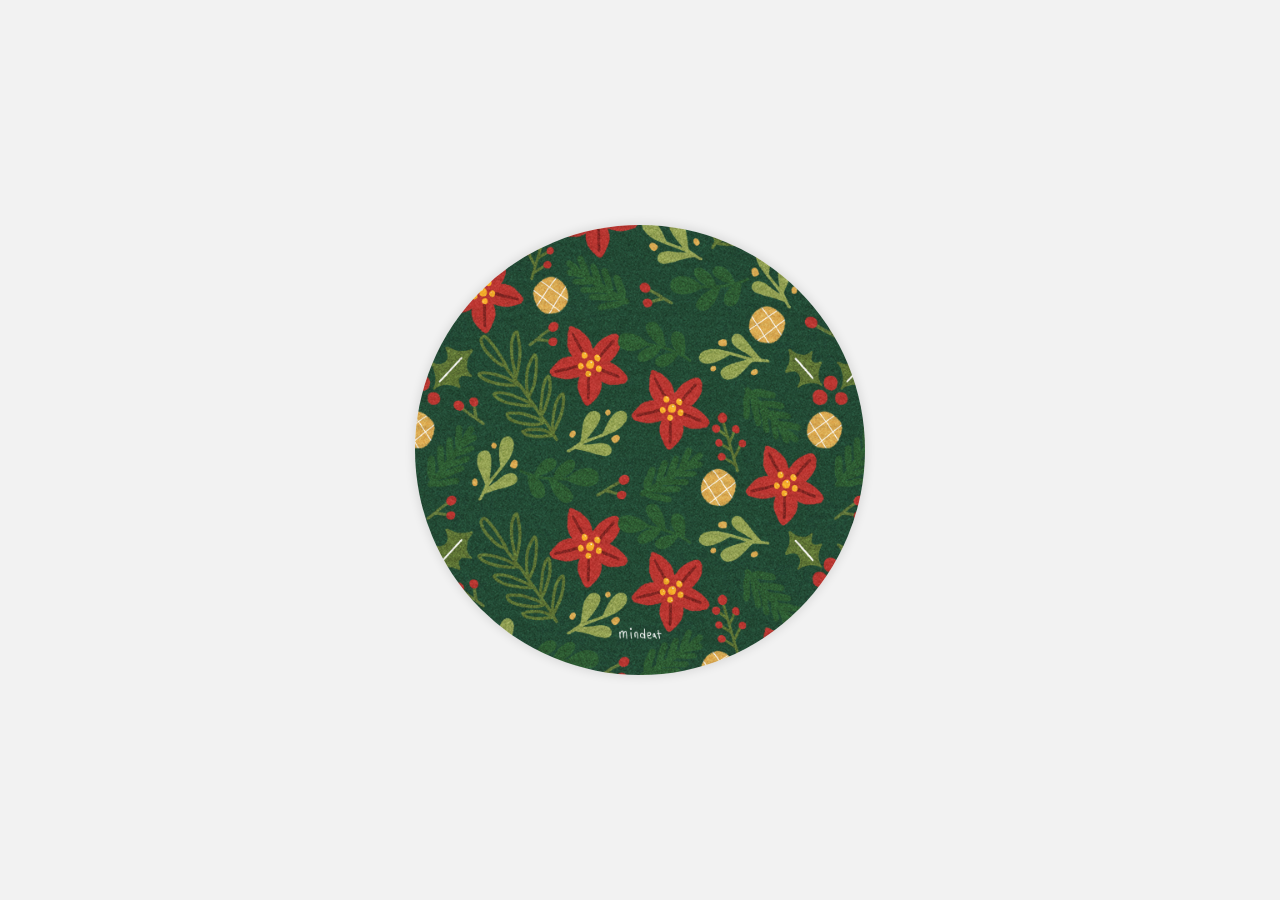
<file: 3dCard/index.html>
<!doctype html>
<html lang="en">
  <head>
    <meta charset="UTF-8">
    <title>3D card effect</title>
    <link rel="stylesheet" type="text/css" href="reset.css">
    <link rel="stylesheet" type="text/css" href="style.css">
  </head>
  <body>
    <div id="frame">
      <div id="card">
        <div id="light"></div>
      </div>
      
    </div>

    <script>
      // element 가져옴
      const frame = document.getElementById('frame')
      const card = document.getElementById('card')
      const light = document.getElementById('light')

      // element frame의 위치(x, y, width, height 등) 알아내는 함수
      let { x, y, width, height } = frame.getBoundingClientRect()

      // element frame 안에서 카드 정 중앙이 (0,0)이라 했을 때, 마우스가 위치한 좌표 (centerX, centerY)
      function mouseMove(e) {
        const left = e.clientX - x
        const top = e.clientY - y
        const centerX = left - width / 2
        const centerY = top - height / 2
        const d = Math.sqrt(centerX**2 + centerY**2)

        card.style.boxShadow = `
          ${-centerX / 5}px ${-centerY / 10}px 10px rgba(0, 0, 0, 0.2)
        `

        card.style.transform = `
          rotate3d(
            ${-centerY / 100}, ${centerX / 100}, 0, ${d / 8}deg
          )
        `

        light.style.backgroundImage = `
          radial-gradient(
            circle at ${left}px ${top}px, #00000040, #ffffff00, #ffffff99
          )
        `
      }

      frame.addEventListener('mouseenter', () => {
        frame.addEventListener('mousemove', mouseMove)
      })

      frame.addEventListener('mouseleave', () => {
        frame.removeEventListener('mousemove', mouseMove)
        card.style.boxShadow = ''
        card.style.transform = ''
        light.style.backgroundImage = ''
      })

      window.addEventListener('resize', () => {
        rect = frame.getBoundingClientRect()
        x = rect.x
        y = rect.y
        width = rect.width
        height = rect.height
      })
    </script>
  </body>
</html>
</file>
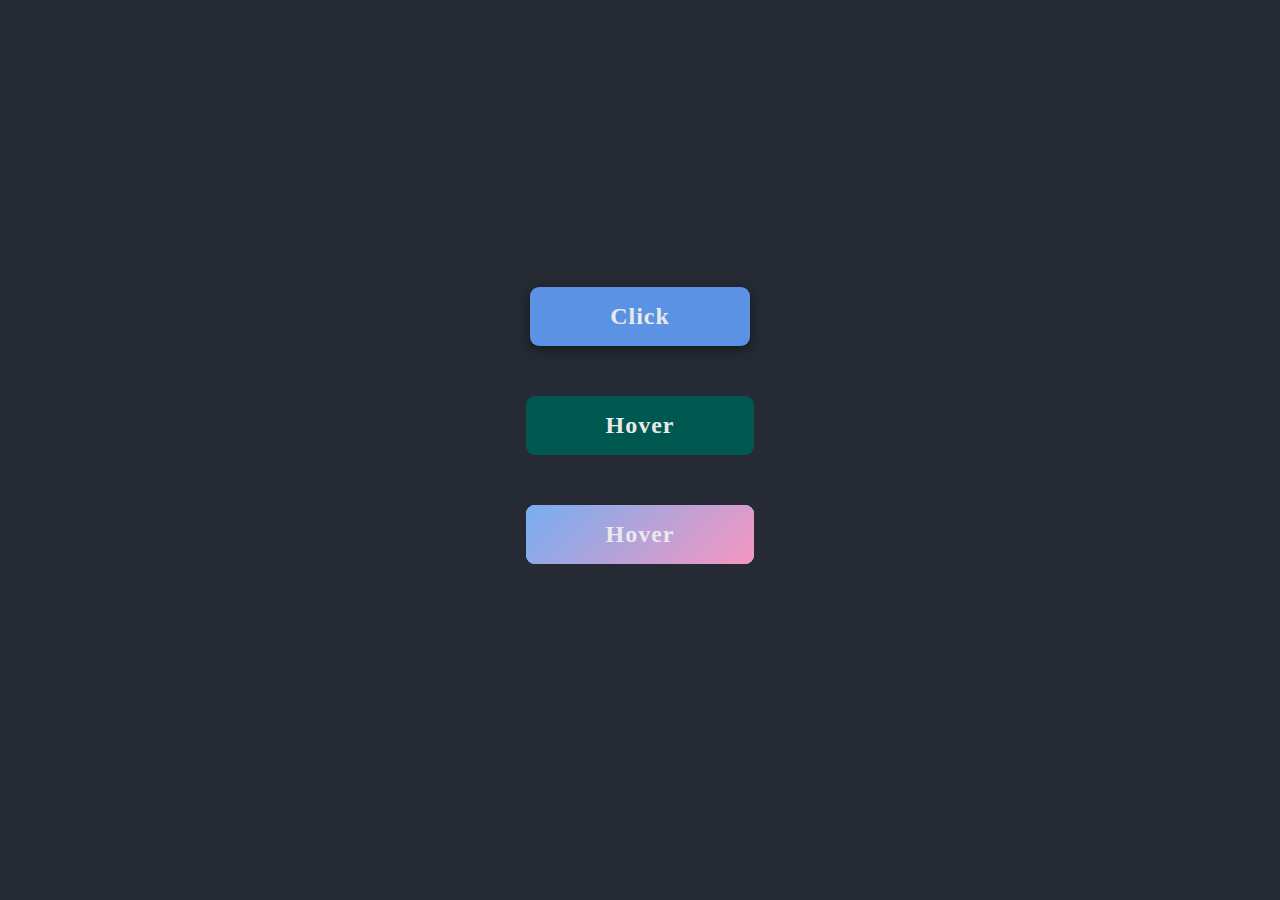
<file: buttonClick/index.html>
<!--
    버튼 클릭 물결 효과 만드는 법
    1. div 버튼 위로 가상요소 :after 속성으로 원 그리기
        버튼은 position: relative; , 원은 position: absolute;
    2. 원의 중심: 버튼 내 마우스를 클릭한 위치
    3. 원의 반지름: 버튼의 한쪽 끝부터 반대쪽 대각선 끝(그래야 버튼 전체로 물결 이어짐)
-->
<!doctype html>
<html lang="en">
  <head>
    <meta charset="UTF-8">
    <title>CSS button hover effect 1</title>
    <link rel="stylesheet" type="text/css" href="reset.css">
    <link rel="stylesheet" type="text/css" href="style.css">
  </head>
  <body>
    <button id="btn1" class="click1">Click</button>
    <button id="btn2" class="hover1"><span>Hover</span></button>
    <button id="btn2" class="hover2"><span>Hover</span></button>

    <script>
        const btn = document.getElementById('btn1')
        const onClick = e => {
            // 버튼의 왼쪽여백과 가로길이, 세로 여백과 세로 길이
            const { x, y, width, height} = btn.getBoundingClientRect()

            // 원 반지름 구하기(피타고라스의 정리 이용)
            const radius = Math.sqrt(width * width + height * height)

            // css에 프로퍼티로써 지름 데이터를 동적으로 전달
            btn.style.setProperty('--diameter', radius * 2 + 'px')

            // 원의 중앙이 클릭하는 위치에 오도록 left와 top 구함
            const { clientX, clientY } = e
            const left = (clientX - x - radius) / width * 100 + '%' 
            const top = (clientY - y - radius) / height * 100 + '%'

            // css에 프로퍼티로써 top, left 전달
            btn.style.setProperty('--left', left)
            btn.style.setProperty('--top', top)

            // 애니메이션이 클릭시마다 동작하도록 지우고 setTimeout 함수로 바로 재생시키는 방식으로 만든다
            btn.style.setProperty('--a', '')
            setTimeout(() => {
                btn.style.setProperty('--a', 'ripple-effect 500ms linear')
            }, 5)
        }

        btn.addEventListener('click', onClick)

    </script>
  </body>
</html>
</file>
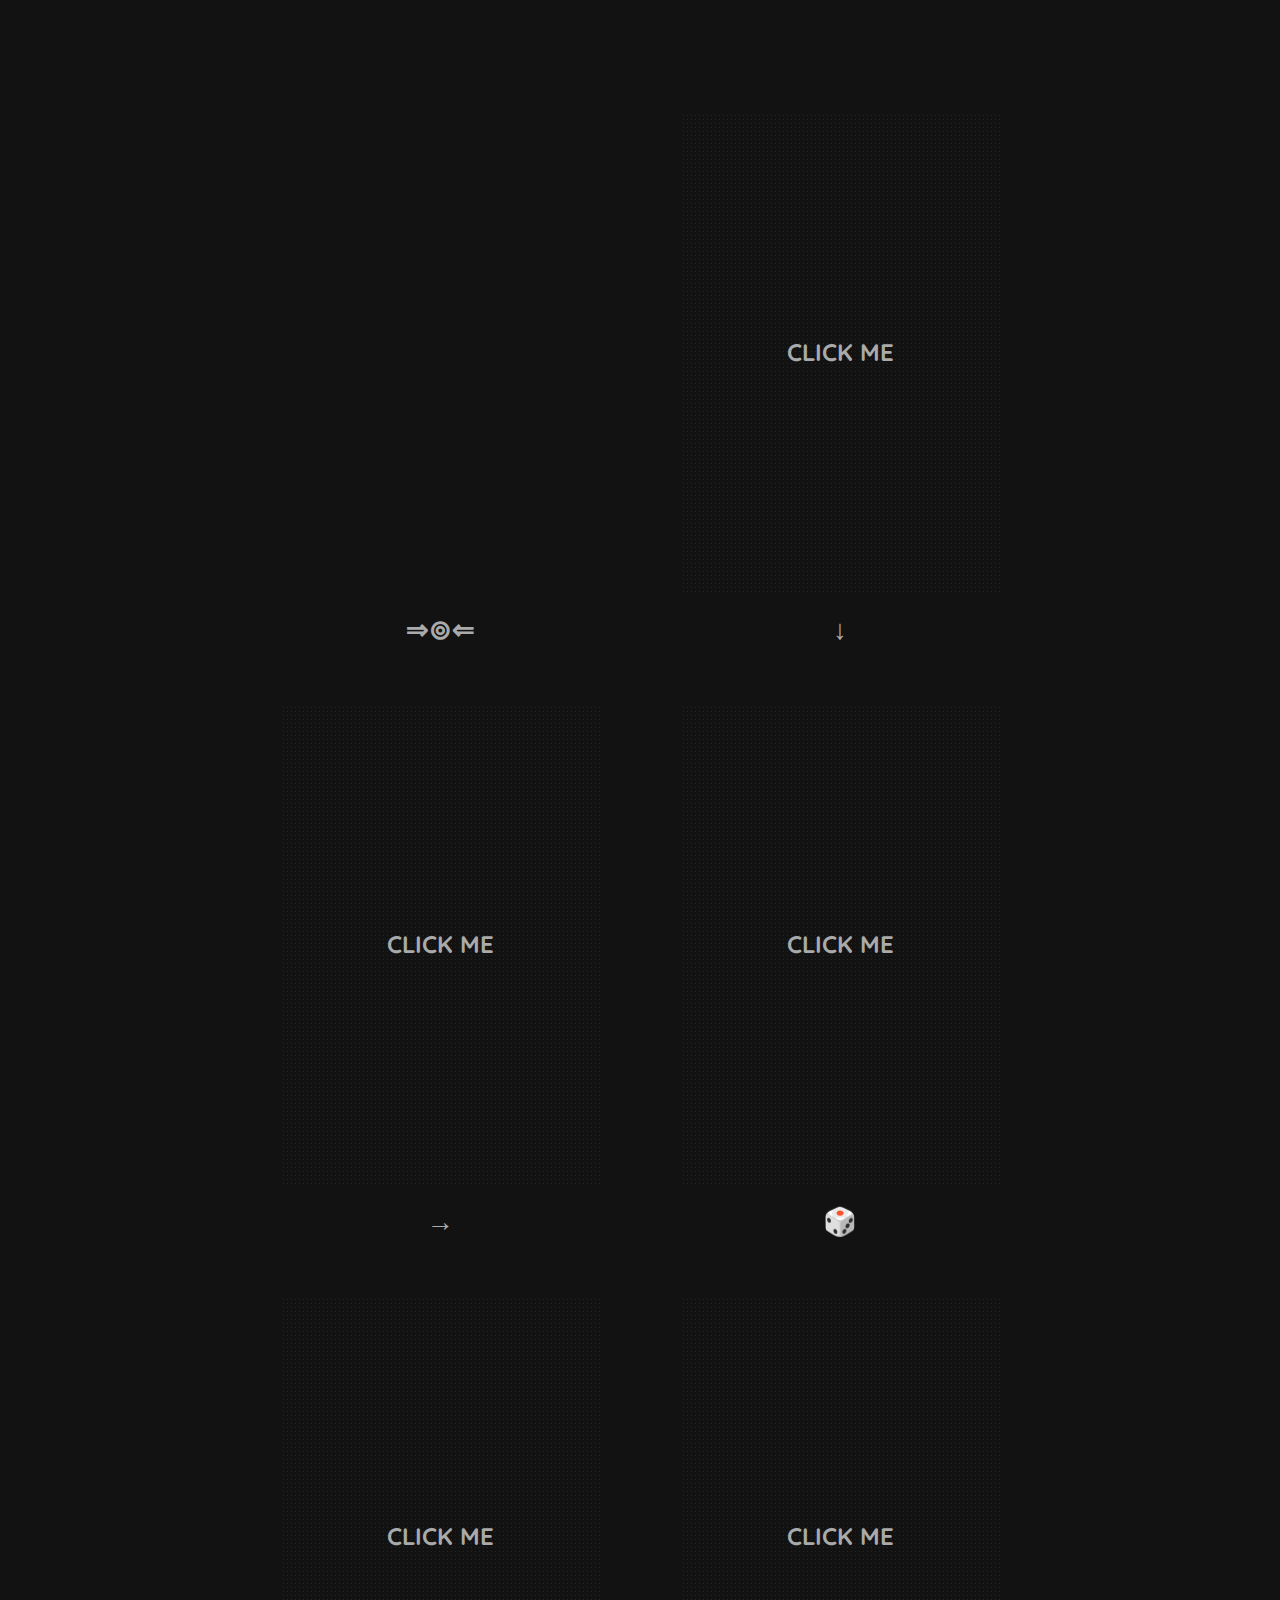
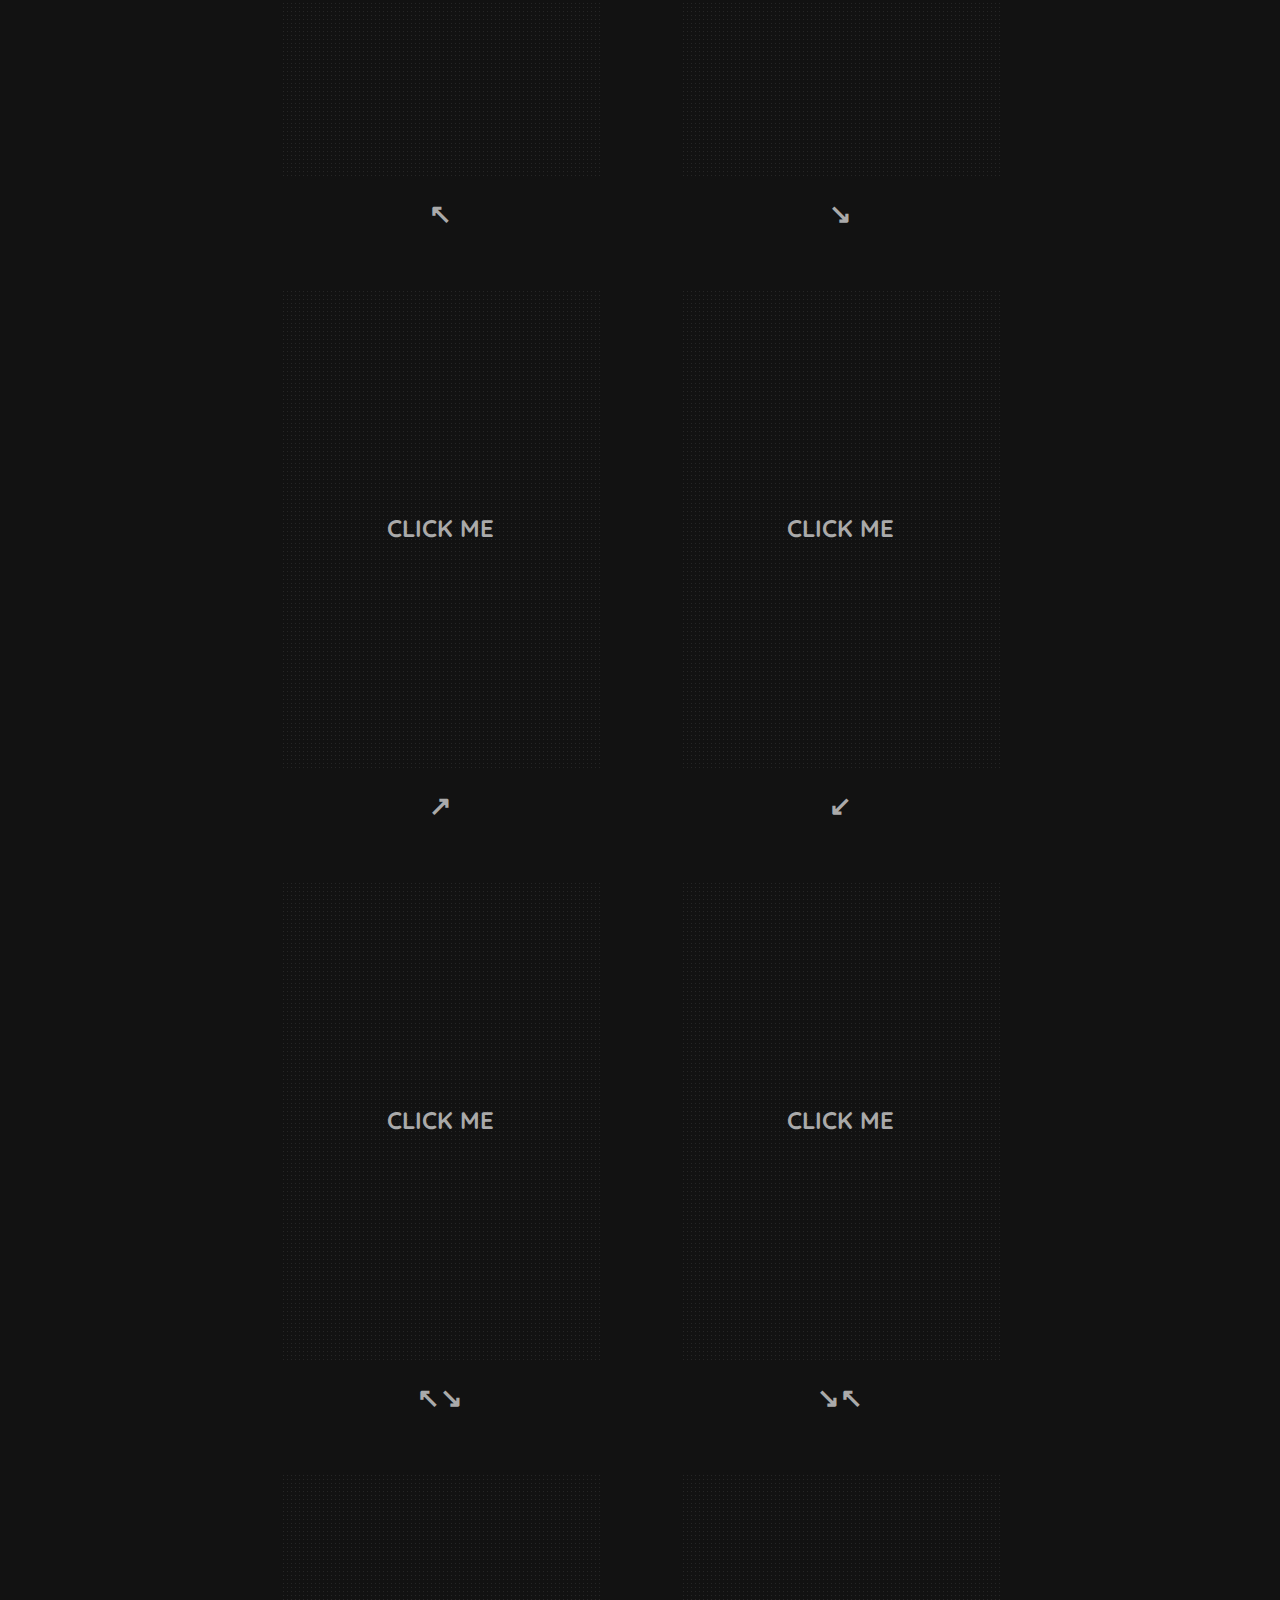
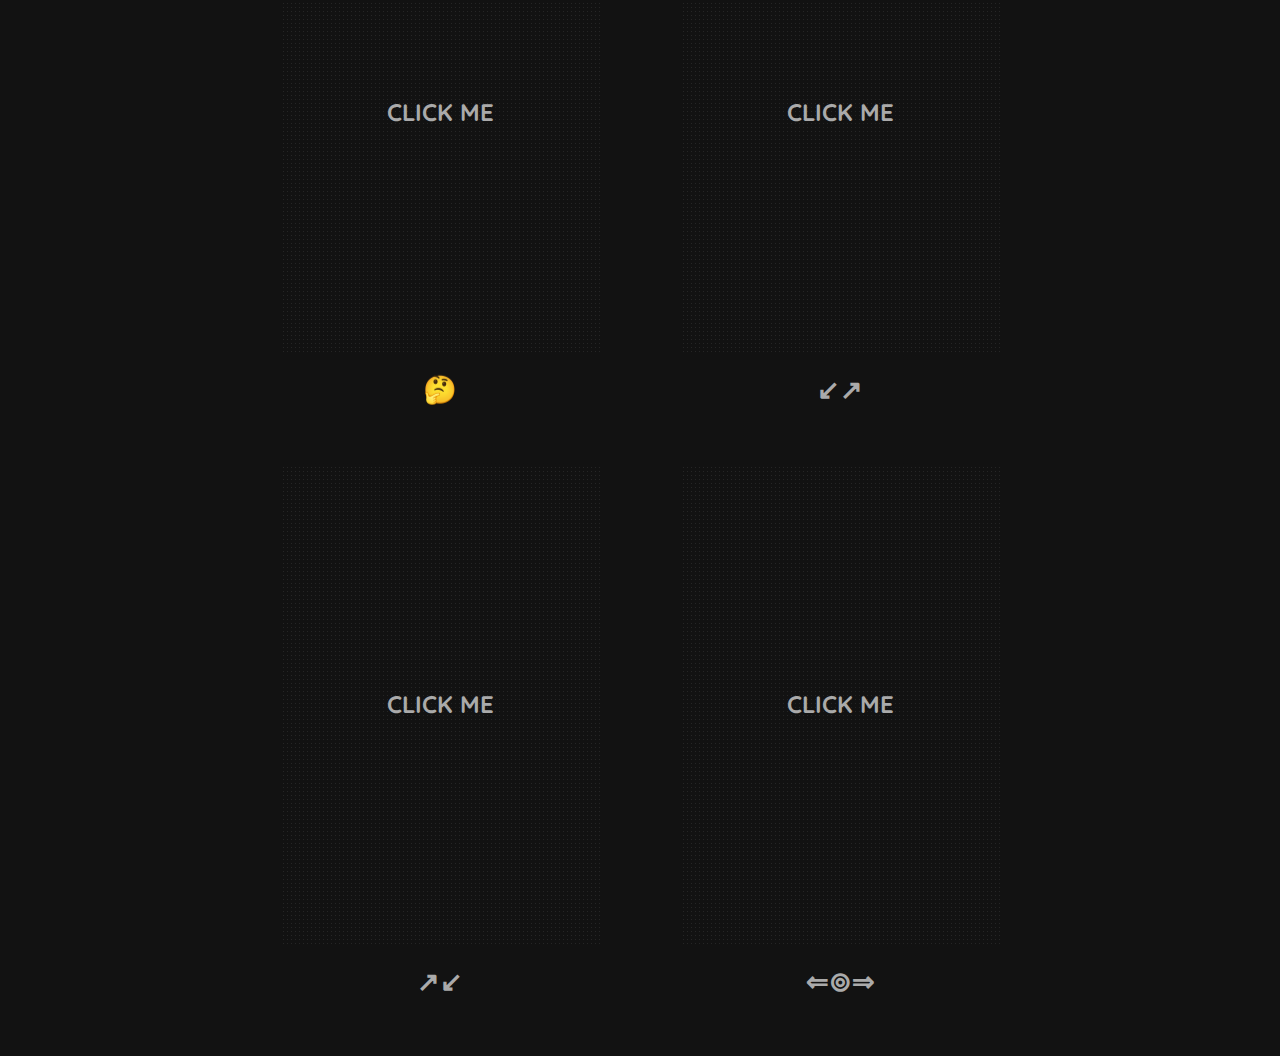
<file: imageGrid/index.html>
<!DOCTYPE html>
<html lang="en">
<head>
  <meta charset="UTF-8">
  <meta http-equiv="X-UA-Compatible" content="IE=edge">
  <meta name="viewport" content="width=device-width, initial-scale=1.0">
  <title>Document</title>
  <link rel="stylesheet" href="reset.css">
  <link rel="stylesheet" href="style.css">
</head>
<body>
  <div class="wrapper">
    <div class="box" data-i="13" data-title="⇒⊚⇐"></div>
    <div class="box" data-i= "0" data-title="↓"></div>
    <div class="box" data-i= "1" data-title="→"></div>
    <div class="box" data-i= "2" data-title="🎲"></div>
    <div class="box" data-i= "3" data-title="↖"></div>
    <div class="box" data-i= "4" data-title="↘"></div>
    <div class="box" data-i= "5" data-title="↗"></div>
    <div class="box" data-i= "6" data-title="↙"></div>
    <div class="box" data-i= "7" data-title="↖↘"></div>
    <div class="box" data-i= "8" data-title="↘↖"></div>
    <div class="box" data-i= "9" data-title="🤔"></div>
    <div class="box" data-i="10" data-title="↙↗"></div>
    <div class="box" data-i="11" data-title="↗↙"></div>
    <div class="box" data-i="12" data-title="⇐⊚⇒"></div>
  </div>

  <script>
    class GridAnimation {
      constructor(el, row = 13, col = 9) { // 13*9개 조각으로 나눌 것임
        this.element = el
        this.fragments = el.children
        this.row = row
        this.col = col
        this.duration = 2000
        this.delayDelta = 70
        this.type = null

        this.randomIntBetween = (min, max) => {
          return Math.floor(Math.random() * (max - min + 1) + min)
        }
        
        this.element.style.setProperty('--row', this.row)
        this.element.style.setProperty('--col', this.col)
        this.element.addEventListener('click', this.trigger)
      }

      trigger = () => {
        if (this.fragments.length > 0) this.clear()
        this.element.classList.add('hide')
        this.animate()
      }

      setType = (type) => {
        this.type = type
      }

      clear = () => {
        while (this.element.hasChildNodes()) {
          this.element.removeChild(this.element.firstChild)
        }
      }

      animate = () => {
        if (this.type === null) return
        const x = this.col - 1
        const y = this.row - 1
        for (let i = 0; i < this.row; i++) {
          for (let j = 0; j < this.col; j++) {
            const fragment = document.createElement('div')
            fragment.className = 'fragment'
            fragment.style.setProperty('--x', j)
            fragment.style.setProperty('--y', i)

            let delay = 0
            switch (this.type) {
              case  0: delay = i * 2; break
              case  1: delay = j * 2; break
              case  2: delay = this.randomIntBetween(0, x + y); break
              case  3: delay = (x + y) - (j + i); break
              case  4: delay = i + j; break
              case  5: delay = (x - i) + j; break
              case  6: delay = i + (y - j); break
              case  7: delay = Math.abs((x + y) / 2 - (j + i)); break
              case  8: delay = (x + y) / 2 - Math.abs((x + y) / 2 - (j + i)); break
              case  9: delay = (x + y) / 2 - Math.abs((x + y) / 2 - (j + i)) * Math.cos(i + j); break
              case 10: delay = Math.abs((x + y) / 2 - ((x - j) + i)); break
              case 11: delay = Math.abs((x + y) / 2 - Math.abs((x + y) / 2 - ((x - j) + i))); break
              case 12: delay = Math.abs((x / 2) - j) + Math.abs((y / 2) - i); break
              case 13: delay = x / 2 - Math.abs((x / 2) - j) + (x / 2 - Math.abs((y / 2) - i)); break
            }

            const isOdd = (i + j) % 2 === 0
            fragment.style.setProperty('--rotateX', `rotateX(${isOdd ? -180 : 0}deg)`)
            fragment.style.setProperty('--rotateY', `rotateY(${isOdd ? 0 : -180}deg)`)
            fragment.style.setProperty('--delay', delay * this.delayDelta + 'ms')
            fragment.style.setProperty('--duration', this.duration + 'ms')
            
            // 이미지박스에 쪼갠 fragment를 모두 넣어준다
            this.element.appendChild(fragment)

            const timer = setTimeout(() => { // 이미지가 조각나 보이는 것 방지
              fragment.style.willChange = 'initial'
              fragment.style.transform = 'initial'
              fragment.style.animation = 'initial'
              fragment.style.backfaceVisibility = 'initial'
              clearTimeout(timer)
            }, this.duration + delay * this.delayDelta)
          }
        }
      }
    }
    
    document.querySelectorAll('.box').forEach((box, index) => {
      const gridAnimation = new GridAnimation(box)
      const type = parseInt(box.getAttribute('data-i'))
      gridAnimation.setType(type)
      if (index === 0) gridAnimation.trigger()
    })
  </script>
</body>
</html>
</file>
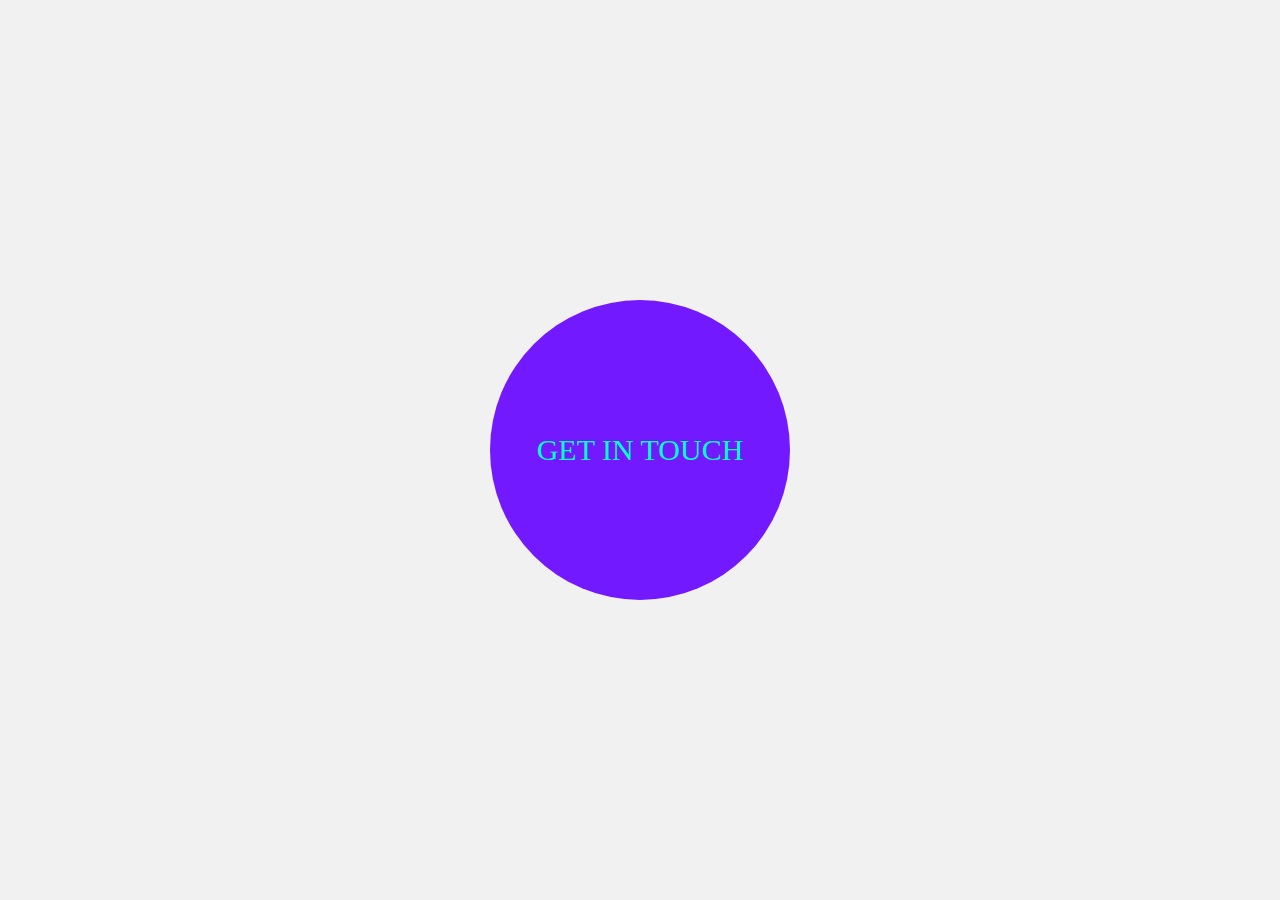
<file: magneticButton/index.html>
<!doctype html>
<html lang="en">
  <head>
    <meta charset="UTF-8">
    <title>magnetic button</title>
    <link rel="stylesheet" type="text/css" href="reset.css">
    <link rel="stylesheet" type="text/css" href="style.css">
    <script src="https://cdnjs.cloudflare.com/ajax/libs/gsap/3.10.4/gsap.min.js" integrity="sha512-VEBjfxWUOyzl0bAwh4gdLEaQyDYPvLrZql3pw1ifgb6fhEvZl9iDDehwHZ+dsMzA0Jfww8Xt7COSZuJ/slxc4Q==" crossorigin="anonymous" referrerpolicy="no-referrer"></script>
  </head>

  <body>
    <a>
      <span>GET IN TOUCH</span>
    </a>

    <script>
      function magneticButton(element) {
        const children = element.children[0]

        element.addEventListener('mousemove', e => {
          const { offsetLeft, offsetTop, offsetWidth, offsetHeight} = element
          const left = e.pageX - offsetLeft
          const top = e.pageY - offsetTop
          const centerX = left - offsetWidth/2
          const centerY = top - offsetHeight/2
          const d = Math.sqrt(centerX**2 + centerY**2)
          
          gsap.to(element, 0.5, {
            x: centerX / 1.5,
            y: centerY / 1.5,
            ease: Elastic.easeOut
          })
          children.style.transform = `
            translate3d(${centerX/4}px, ${centerY/4}px, 0)
            rotate3d(${-centerY/100}, ${centerX/100}, 0, ${d/10}deg)
           
          `
        })

        element.addEventListener('mouseleave', ()=>{
          gsap.to(element, 1.2, {
            x: 0,
            y: 0,
            ease: Elastic.easeOut.config(1, 0.1)
          })

          children.style.transform=``
        })

      }

      const a = document.querySelector('a')
      magneticButton(a)
    </script>
  </body>
</html>
</file>
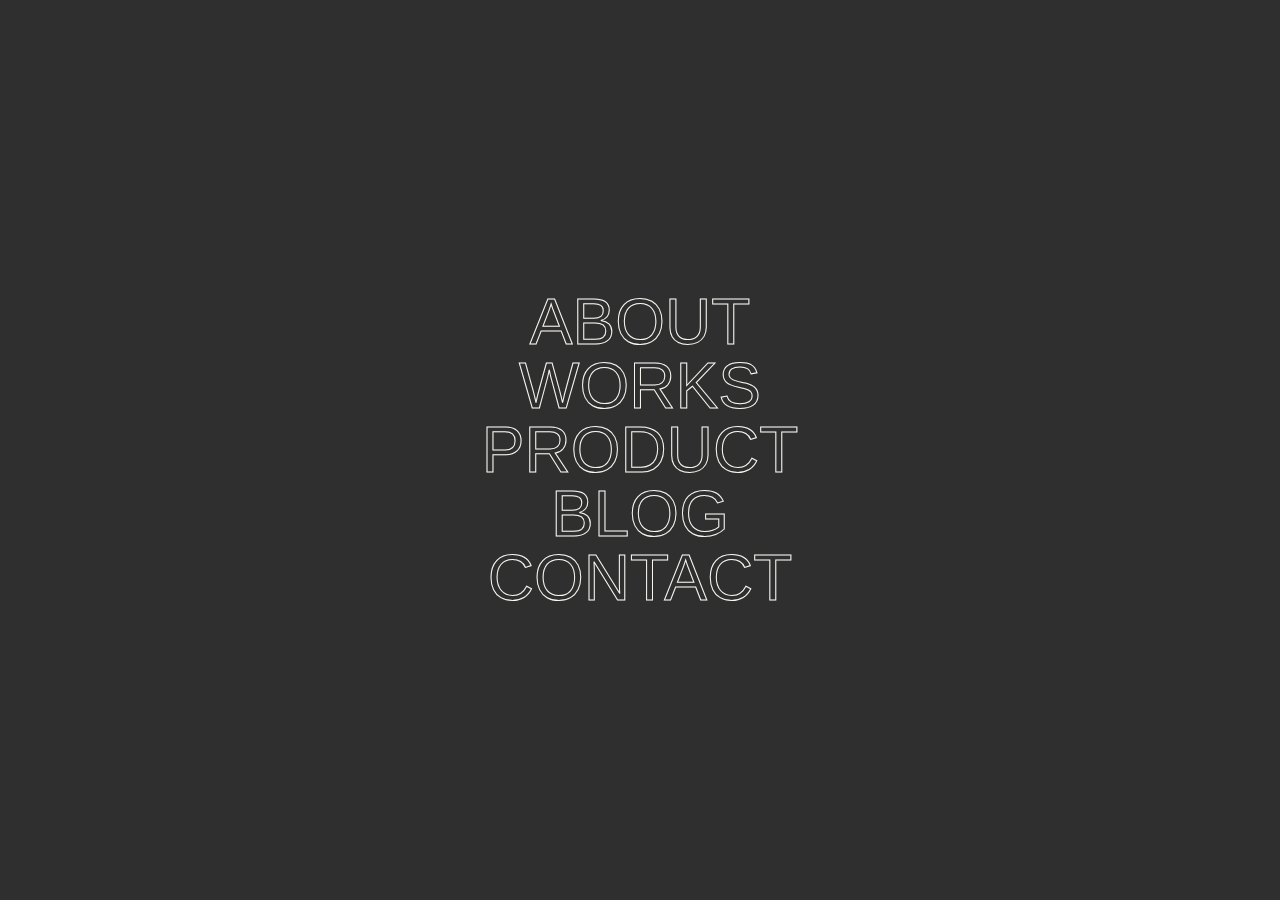
<file: mouseHover/index.html>
<!doctype html>
<html lang="en">
  <head>
    <meta charset="UTF-8">
    <title>CSS text hover effect 1</title>
    <link rel="stylesheet" type="text/css" href="reset.css">
    <link rel="stylesheet" type="text/css" href="style.css">
  </head>
  <body>
    <span class="left">ABOUT</span>
    <span class="right">WORKS</span>
    <span class="top">PRODUCT</span>
    <span class="bottom">BLOG</span>
    <span class="center">CONTACT</span>
  </body>
</html>
</file>
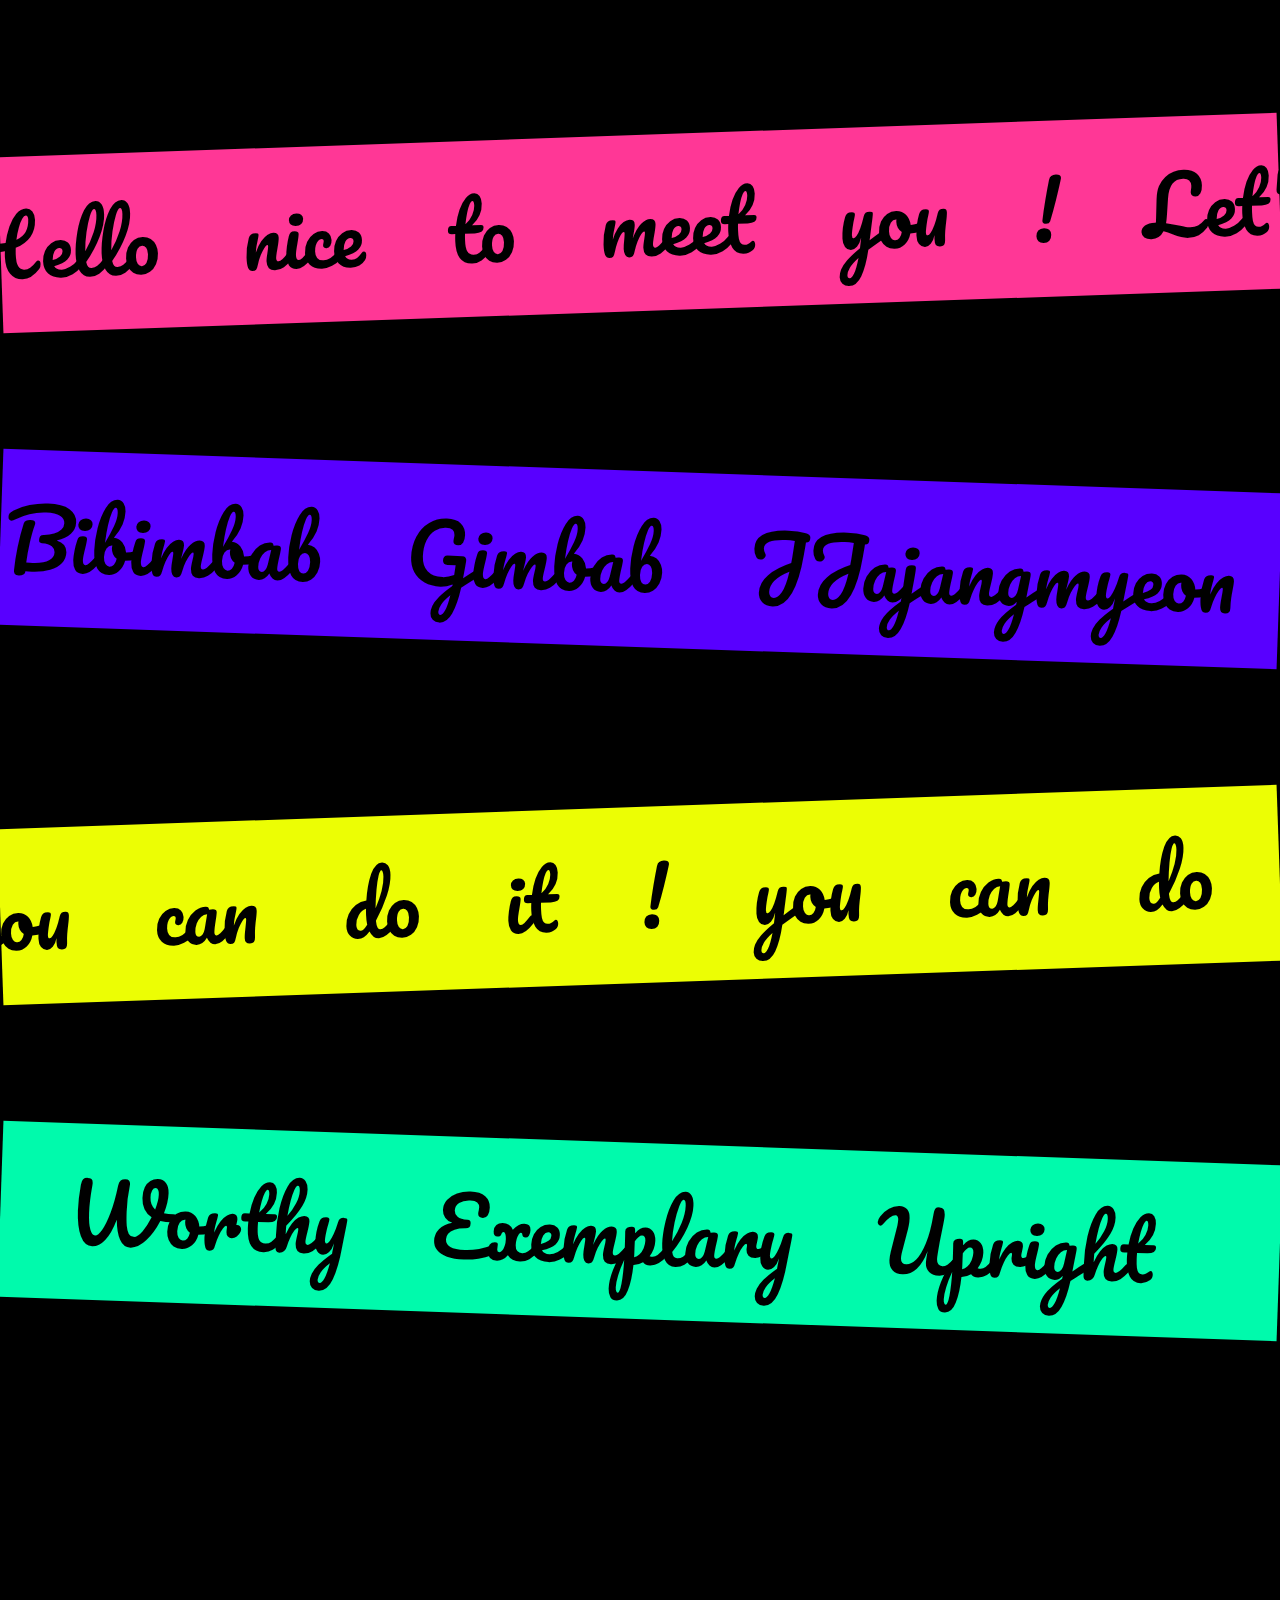
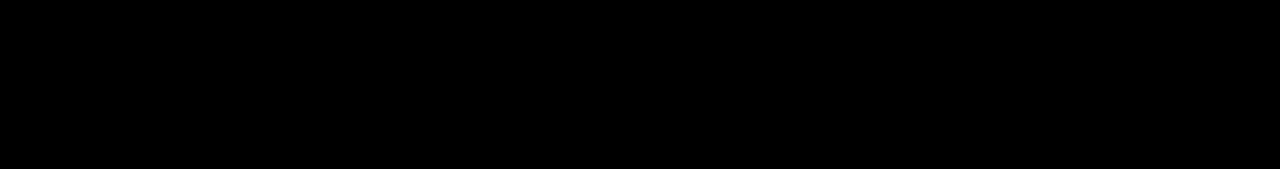
<file: scrollMarqueeEffect/index.html>
<!doctype html>
<html lang="en">
  <head>
    <meta charset="UTF-8">
    <title>scroll text move</title>
    <link rel="stylesheet" type="text/css" href="reset.css">
    <link rel="stylesheet" type="text/css" href="style.css">
  </head>
  <body>
     <div class="cover">
      <p class="first-parallel"></p>
     </div>
     <div class="cover">
      <p class="second-parallel"></p>
     </div>
     <div class="cover">
      <p class="third-parallel"></p>
     </div>
     <div class="cover">
      <p class="forth-parallel"></p>
    </div>

     <script>
      const pTag1 = document.querySelector('.first-parallel')
      const pTag2 = document.querySelector('.second-parallel')
      const pTag3 = document.querySelector('.third-parallel')
      const pTag4 = document.querySelector('.forth-parallel')

      const textArr1 = "Hello nice to meet you ! Let's study together :) Don't worry !".split(' ')
      const textArr2 = 'Chicken Hamburger Pizza Salad Sushi Bibimbab Gimbab JJajangmyeon'.split(' ')
      const textArr3 = "you can do it ! you can do it !".split(' ')
      const textArr4 = 'Pure Moral Conscientious Meritorious Worthy Exemplary Upright '.split(' ')

      let count1 = 0
      let count2 = 0
      let count3 = 0
      let count4 = 0

      initTexts(pTag1, textArr1) 
      initTexts(pTag2, textArr2) 
      initTexts(pTag3, textArr3)
      initTexts(pTag4, textArr4)

      function initTexts(element, textArray) {
        textArray.push(...textArray)
        for (let i = 0; i < textArray.length; i++) {
          element.innerText += `${textArray[i]}\u00A0\u00A0\u00A0\u00A0`
        }
      }      

      function marqueeText(count, element, direction){
        if (count > element.scrollWidth/2) { // testArr을 모두 보여줬으면 element 원위치 시킴
          element.style.transform = `translateX(0px)`
          count = 0
        } 
        element.style.transform = `translateX(${count*direction}px)` // element를 조금씩 이동시킴

        return count; // 다음 animate 함수에 count가 반영되도록 해줌
      }

      function animate() {
        count1++
        count2++
        count3++
        count4++

        count1 = marqueeText(count1, pTag1, -1)
        count2 = marqueeText(count2, pTag2, 1)
        count3 = marqueeText(count3, pTag3, -1)
        count4 = marqueeText(count4, pTag4, 1)

        window.requestAnimationFrame(animate)
      }

      function scrollHandler() {
        count1 += 15
        count2 += 15
        count3 += 15
        count4 += 15
      }

      window.addEventListener('scroll', scrollHandler)
      animate()

     </script>
  </body>
</html>
</file>
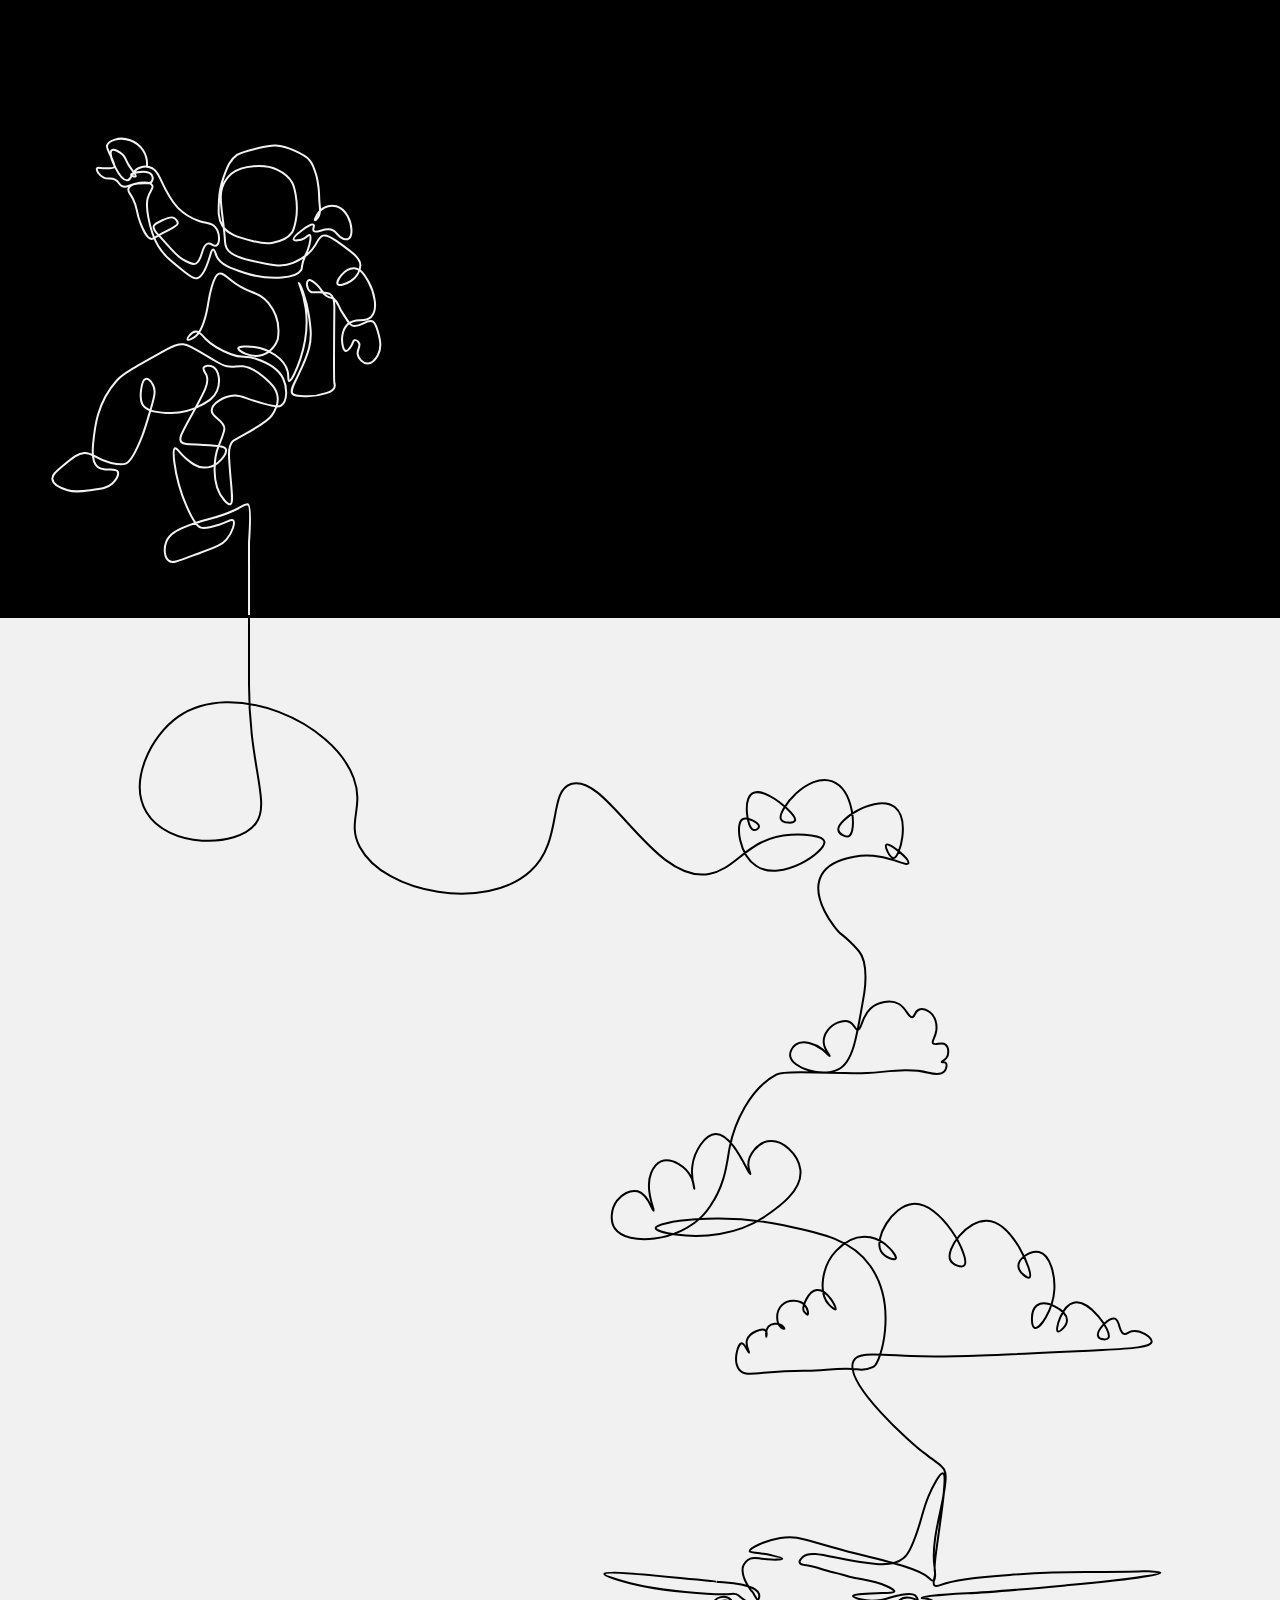
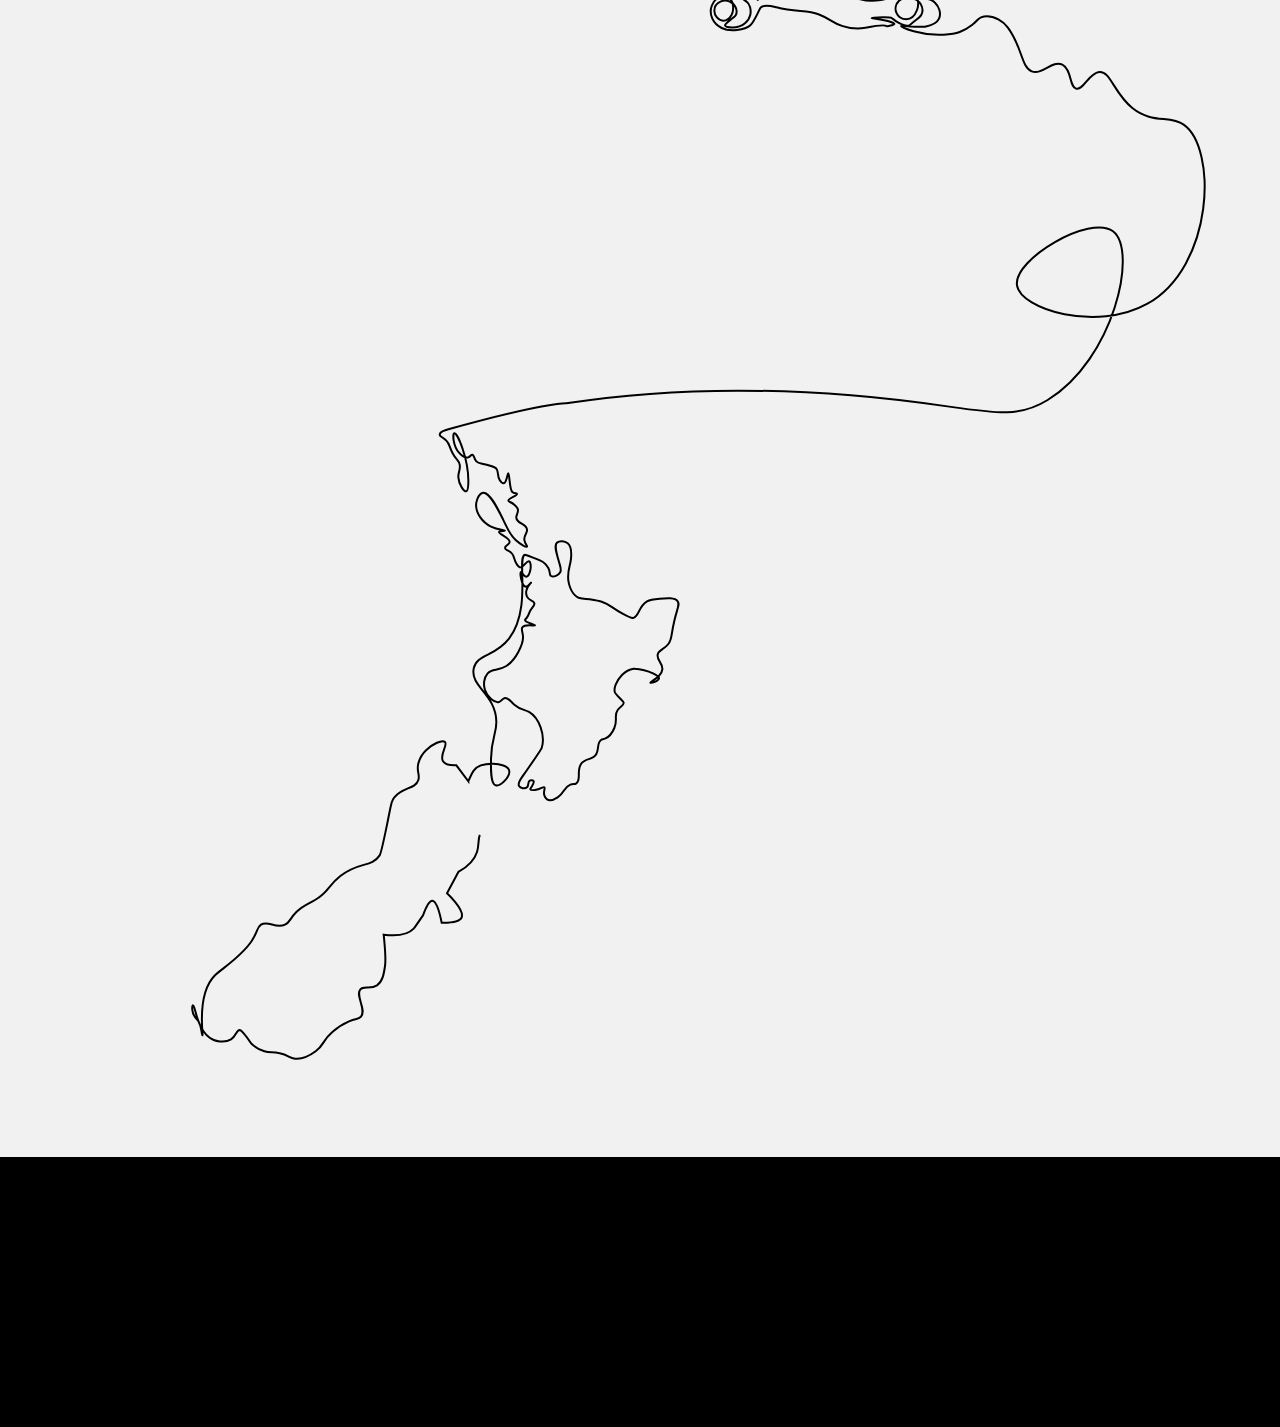
<file: scrollSvgpath/scroll.html>
<!doctype html>
<html lang="en">
  <head>
    <meta charset="UTF-8">
    <title>Svg scroll animation effect</title>
    <link rel="stylesheet" type="text/css" href="reset.css">
    <link rel="stylesheet" type="text/css" href="style.css">
  </head>
  <body>
    <div class="header">
      <svg xmlns="http://www.w3.org/2000/svg" viewBox="0 0 1920 758"><path class="path path1" d="M220.54,84.4c.3-5.06.05-14.81-6-24-9.34-14.2-28.11-20.39-42-16-2.62.83-10.54,3.33-12,9-.85,3.33,1,5.9,8,21,3.21,6.91,4.15,9.24,3,11-1.45,2.2-5.33,2.16-13,2-9.19-.2-12-1.5-13,0-1.65,2.46,2.87,10.55,10,14,6.77,3.27,10.14-.41,17,3,6.6,3.28,5.37,7.62,11,10,6.33,2.68,9.45-2.15,23-4,12.22-1.67,18,1.12,21-3a9.2,9.2,0,0,0,0-10c-6-8.71-30.92-3-31,0,0,1.46,5.89,3.38,7,2,1.23-1.53-3.84-6.64-10-16-6-9.07-4.7-11.7-9-16-5-5-13.9-9.52-17-7-6.84,5.57,12.62,46.7,24,45,5.93-.89,5.57-12.8,16-18a23.86,23.86,0,0,1,21,0c6.59,3.45,9.12,9.71,12,16,6.32,13.79,14.24,31.06,26,43,13.33,13.54,31.08,19.69,32,20,12.21,4.1,18.42,2.75,24,9,8,8.92,7.37,25.21,2,28-3.86,2-7.49-4.38-13-3-9.92,2.49-7.3,25.55-18,30-4.76,2-9.64-.77-19-6-10.34-5.78-11.49-9.11-37-37-4.18-4.57-8.07-8.77-7-13,.87-3.44,4.91-5.29,13-9s12.11-5.49,16-4c3.74,1.43,7.47,5.44,7,9-.14,1.07-.8,3.17-16,11-4.47,2.3-4.43,2.13-8,4-11.69,6.12-12.23,8-15,8-7.56-.09-13.23-14.45-17-24-7-17.8-3.64-21.88-11-36-4.76-9.14-8.16-11.24-7-15,3.06-9.89,32-12.71,36-5,2,3.93-3.88,7.71-7,19-2.61,9.45-1.27,17,1,29,2.24,11.83,5,26.44,15,43,8.36,13.84,18.91,22.23,40,39,10,7.95,14,10.07,18,9,10.06-2.67,16.63-24.22,19-32,1.65-5.4,2.86-11,5-11s3.81,5.94,5,9c5.39,13.84,23.12,19.58,43,26,23.32,7.53,42.14,8,55,7,20.7-1.6,26.43-7,29-11,2-3.1.61-4.81,3-13s4.8-11.1,7-17c3.77-10.11,5.64-21.78,3-23-1.45-.67-3,2.39-8,5-6.28,3.27-14.86,4.19-16,2-2.37-4.57,25.89-25.71,30-22,1.72,1.55-2.17,6.19,0,9,3.83,4.94,17.93-6.78,29-1,6.7,3.5,7.27,10.79,16,13,2.23.56,4.76,1.2,7,0,6.77-3.64,6-21.58-1-34-2.17-3.84-6.95-12.27-17-15a25.78,25.78,0,0,0-18,2c-10.71,5.44-14.84,18.41-14,19,.51.35,4-2.94,6-7,2.33-4.78,1.69-8.9,1-16-1.64-16.79-.15-15.11-2-28a118.28,118.28,0,0,0-3-16c-2.32-8.49-4.41-16.14-10-23-5.37-6.6-11.35-9.26-22-14-7.49-3.34-16.58-7.39-29-8-7.94-.39-14.29,1.07-27,4-16.5,3.8-24.75,5.7-31,10-10.83,7.45-14.68,18.6-20,33a116.57,116.57,0,0,0-7,34c-1,17.41-1.57,28.57,5,39,8.6,13.64,24.23,17.66,45,23,10.32,2.65,18.33,4.62,29,3,6-.92,21.38-3,30-15,3.31-4.63,4.21-9.08,6-18,.75-3.75,3.53-18.67,0-39-1.49-8.6-2.24-12.9-5-18-6.69-12.36-18.13-17.72-23-20-14.16-6.64-26.93-5.63-35-5-8.77.69-21.64,1.7-33,11a46.55,46.55,0,0,0-9,10c-14.28,21.32-3.86,43.72-1,92a23.81,23.81,0,0,0,2,9c4.1,9,14.1,14.21,35,19,32.3,7.41,48.45,11.11,65,4,7.35-3.16,23.46-10.08,33-26,3.92-6.55,5.87-13.18,12-15,5.3-1.58,10.67,1.34,20,8,23.86,17,35.78,25.51,36,36,.21,10.31-7.25,19.38-14,24-7.07,4.84-18,8-20,5-2.91-4.32,10.42-24.94,25-24,10.32.66,16.48,11.82,21,20,7.82,14.15,15.94,41.08,4,53-9.8,9.78-23.29-.37-35,11-10.19,9.9-9.15,26.53-7,34,.51,1.76,1.65,5.57,4,6,3.31.6,7.26-5.81,8-7,3.14-5.09,2.71-8.27,5-9s5.52,1.3,7,4c2.87,5.25-3.09,9.68-2,17,1,6.86,7.91,14,15,14,8.18.05,13.47-9.3,15-12,7.14-12.61,3-26.71,0-37-2.37-8.11-3.56-12.16-7-14-9.09-4.86-19.48,10-31,6-3.35-1.17-4.73-3.21-16-21-5.42-8.56-5.55-14.74-12-19-4.33-2.86-5.14-1.09-10-4-8-4.78-7.18-10.4-16-18-2.7-2.32-9-7.77-12-6-3.2,1.89-3.2,12.44,3,17,2.82,2.07,5.25.74,13,1,8.13.27,13.38.46,17,3,6.14,4.31,6,14.31,6,19-.66,73.66-1,110.48,0,114a11.12,11.12,0,0,1,0,7c-1.55,4.09-5.89,6.18-11,8a90.06,90.06,0,0,1-34,5c-10.55-.51-15.83-.76-18-4-3.45-5.15,1.78-13.06,9-28,3.87-8,12.28-25.42,16-40,4.41-17.3,2.4-31.31,0-48-4.12-28.66-14.42-50.19-15-50s6.8,15.2,10,38c5,35.74-3.82,63.4-8,76-5.05,15.23-13.54,33.91-17,33-1.91-.5-.24-6.42-2-14-4.63-19.94-29-34.07-50-37-9.75-1.36-23.44-1-24,2-.69,3.67,18.08,15.47,36,10,16-4.89,22.19-20.79,23-23a68.19,68.19,0,0,0-14-55c-16-19.69-29.11-11.83-56-34-7.18-5.92-12.41-11.56-18-10-3.8,1.06-6.71,5.16-11,20-5.16,17.86-4.32,23.29-8,39-6.57,28.1-14.78,34.52-19,37-2.21,1.3-8,4.25-9,3-1.31-1.65,4.87-11.48,12-12,5.68-.41,9.47,5.27,15,11,12.43,12.88,26.26,18.35,38,23,17.75,7,19.09.73,38,7,10.23,3.39,31,10.28,40,29,6.86,14.28,6.58,34.87-3,41-2.86,1.83-6.51,2.35-26-3-29.87-8.2-33-12.62-44-12-16.15.91-33.65,11.73-34,22-.38,11.14,19.66,14.76,19,28-.25,5.1-3.67,13.42-8,24l-.71,1.7c-5.15,12.4-13.66,55.81,8.71,81.3,2.21,2.52,6.24,7,9,6,3.68-1.36,2.83-11.71,1-32-3.89-43.13-4.89-53.57,2-62,1.78-2.18,1.89-1.54,17-10,34.69-19.43,39.88-26,42-29,3-4.21,10.15-14.23,9-27-1.27-14.08-11.87-23.17-21-31-6.93-5.94-16.81-14.41-31-16-10-1.13-13.37,2.17-24,0-7.17-1.46-11.39-4.14-21-10-34.25-20.9-39.2-22.71-45-23-9.32-.47-16.33,3.2-25,8-43.37,24-65,36-74,46-30.33,33.81-33.72,71.6-36,97-1.43,16-.21,27.33,7,33,10.13,8,26.31.13,30,7,2.65,4.93-3.27,13.51-8,18-7.06,6.71-15.81,7.89-33,10-16.08,2-24.32,2.89-34,0-3.39-1-22.08-6.6-23-17-.52-5.85,4.82-10.46,15-19,15.55-13,23.33-19.58,33-20,13.88-.61,16.31,10,40,15,10.25,2.18,15.75,3.35,22,1,3.25-1.22,10.47-4.8,25-42,3.69-9.45,6.79-20,13-41,5.29-17.92,7.4-26.65,3-35-2.4-4.54-7.17-9.82-11-9-5.1,1.08-6.46,12.5-7,17-.77,6.4-1.73,14.42,2,21,6.28,11.08,22.51,12.13,36,13a95.28,95.28,0,0,0,53-12c10-5.68,18.56-10.57,23-21,5.47-12.85,3.28-30.88-6-36-4.84-2.67-12.21-2.17-14,1-1.66,2.93,2.12,7,4,11,5.78,12.41-4.73,28.24-27,69-10.9,20-14,26.47-11,31,2.83,4.25,9,3.67,34,5,27.07,1.44,31.49,2.74,33,6,2.84,6.11-5.87,16.27-12,21-2.86,2.2-10.63,7.45-21,7-11.53-.5-19.85-7.76-27-14-10-8.76-13.23-16-16-15-2.6.93-2.64,8.35-1,21a239.76,239.76,0,0,0,18,65c12.43,29,18.24,32,22,33,7,2,15.09-.59,26-4,14.4-4.51,19.4-9.19,22-7,3.77,3.18-.72,18.15-10,29-6.65,7.77-12.68,9.85-45,22-30.14,11.33-35.9,13.67-41,10-7.37-5.31-8-19.27-4-29,4.77-11.66,16-16.95,28-22,31.25-13.17,42.54-10.37,74-25C362.64,595.24,365,593,368.2,592a9.32,9.32,0,0,1,3.34-.57c3,.57,5,12.52,2,56.53V758"/></svg>
    </div>
    <div class="content1">
      <svg xmlns="http://www.w3.org/2000/svg" viewBox="0 0 1920 3203"><path class="path path2" d="M373.5-50.5v137c0,2.39,0,6.67,0,12-.25,125.14,33.43,179,10,210-27.91,36.94-132.17,36.74-164-17.5-26.51-45.17,5.68-113.38,48-143,81.56-57.07,231.86,7.43,263,92,16.31,44.3-10.53,65.7,9,103,37.42,71.44,190.41,96.95,256,37,49.9-45.61,25.85-119.31,61-131,53.66-17.85,123,149.52,207,135,42.22-7.3,58.11-55.39,123-59,16.83-.94,47.93.51,50,10,3.29,15.06-64,61.89-102,37-25.93-17-31.56-63-21-70,7-4.61,25.39,5.11,25,11-.19,2.82-4.76,5.83-8,5-10.29-2.64-15.87-46.28-2-55,17.47-11,68.32,31.83,64,41-2.06,4.38-18.07,4-21-2-6.41-13.09,40.87-70.91,77-57,32.49,12.5,36.72,75.6,25,82-4.83,2.64-15.13-2.86-16-9-2.33-16.34,59.5-54.84,85-34,22.41,18.32,7.59,75-2,76-5.62.59-13.89-17.45-11-20,4.21-3.72,36,22.17,33,28s-37.12-17.8-81-10c-11.32,2-37.76,6.71-49,27-18.9,34.12,21.48,82.93,28,88,.12.09,1.08.84,2.4,1.9,5.43,4.35,9.66,8.25,12.6,11.1.63.61,2.33,2.27,4.49,4.51,0,0,4.52,4.68,8.45,9.35,15.38,18.23,8.06,62.14,8.06,62.14-11.66,70-17.49,105-39,115-27,12.56-68.22-2.28-72-19-1.55-6.84,3.08-14.42,8-18,10.85-7.9,29.56-1.07,40,7,6.1,4.71,10.28,10.55,11,10,1-.73-8.63-9.41-9-21-.38-12.1,9.4-24.4,21-29,3-1.19,10.9-4.32,18-1,7.75,3.63,8,11.89,12,12,6.16.17,5.62-19.77,19-32,11.11-10.16,30.73-14,43-7,11.44,6.51,14.39,21.2,20,20,3.89-.83,3.1-8,9-11,5.5-2.79,12.87.06,17,3,8.72,6.2,11.26,18.69,10,28-1.42,10.53-7.52,15.72-5,19,3.1,4,13-2.94,19,2,4.89,4,5.23,14.57,1,20-2.71,3.49-7.38,5-7,6s4.07-.69,6,1c2.49,2.17,1.4,9.3-2,13-6.07,6.61-20.11,2.94-24,2-36.29-8.76-74.68,2-112,1-71.24-1.84-106.86-2.76-116,2-39.84,20.76-63.09,73.57-70,109-4.24,21.76-5.63,53.88-29.32,88.38A107.12,107.12,0,0,1,1055.5,895c-37.2,40.76-114.53,47.58-133,21-8-11.52-5.68-30.38,3-42,6.71-9,19.75-17.06,31-14,16.08,4.37,22,29.78,24,29,2.24-.88-14.12-30.19-4-56,1.52-3.89,5.53-14.11,15-18,15.83-6.5,38.4,8.21,46,25,3.55,7.84,3.8,16,4,16s-5.19-17.12-3-34c2.77-21.33,18.45-47.46,35-48,26-.85,49.29,61.47,52,60,.88-.48-2.94-6.23-3-14-.12-14.86,13.52-31.88,29-35,22.09-4.45,46,19.82,49,42,4.32,31.47-33.47,57.33-52,70-7.28,5-31.54,20.7-69,27-47.57,8-96.13-2.59-96-9,.18-8.94,95.39-24.43,192-4,58.65,12.4,102.54,21.69,130,61,41.53,59.45,15.77,145.06,5,151-.66.36-1.37.71-1.37.71-10.51,5.18-21,3.62-23.63,3.29-25.15-3.14-50.66,2.22-76,2-69.79-.61-90.85,12.07-101-2-9.47-13.12-1.4-38.35,4-39,4.34-.52,9.9,14.51,11,14,.94-.43-5.72-10.2-3-19,3.66-11.84,23.28-18.58,28-14,2.64,2.57.94,9,1,9s-1.73-9.6,3-15c4.53-5.17,14.48-5.82,20-2,2.36,1.63,4.44,4.44,4,5s-3.51-.9-5-2c-6.7-5-8.88-23,1-33s28-8.15,35,0c4.32,5,5.28,13.35,4,14-.93.47-3.73-2.73-4-3.06a16.17,16.17,0,0,1-2-2.94c-2.14-4.35,5.65-29.75,20-31,15.78-1.38,29.89,27.27,28,29-.92.84-6.79-3.58-10-7-15.86-16.9-11.64-57.34,11-81,4-4.22,24.09-25.18,51-20,24.67,4.75,40.43,28.65,38,32-1.79,2.46-16.71-1.65-22-11-11.07-19.55,16.8-67.5,47-71,43.25-5,88.13,81.49,78,92-3.74,3.88-17.38-.13-21-8-7.68-16.69,25.39-60.14,55-59,39,1.5,70.35,80.14,64,85-2.82,2.16-16.9-7.35-17-17-.11-11,17.9-24,31-21,17.34,4,24.33,35.62,23,57-1.91,30.69-22.15,59.13-29,57-5.69-1.77-7.54-26.28,3-34,13.09-9.58,44.62,7.21,45,22,.23,9.2-11.57,18.54-14,17-3.85-2.44,5.82-38.48,24-43,24-6,58.6,44,52,53-2.59,3.53-12.71,2.34-15-2-4.18-7.91,15.64-30.12,25-27,7.66,2.55,5.56,21.12,14,23,3.81.85,5.65-2.61,11-4,12.94-3.35,30.91,9.44,30,16-1.07,7.71-28.65,9.8-74,12-155.74,7.56-233.61,11.33-287,9-57.25-2.5-79.29-5.68-86,7-17.25,32.61,89.67,127.21,105,138,4.09,2.88,7.94,6.08,12,9,11.12,8,16.1,10.64,19,17a24.21,24.21,0,0,1,2,10c.67,33.1-22.55,88.85-17,133,.75,6,3.24,21.35-1,23-2.46,1-6.13-3.09-7-4-14.67-15.43-76-28-126-41-61.56-16-70.7-23.43-97-19-25.1,4.22-46.89,16.07-46,20,.59,2.58,10.87,1.18,33,6,4.3.94,16.18,3.52,16,5s-12.28,1.86-23,1c-14.51-1.16-18.46-4-25-1a21.11,21.11,0,0,0-11,12s-3.68,10.75,7,28l3,4.77c.68,1,1.3,1.77,1.72,2.29,1.18,1.43,1.69,1.82,2.77,3.25.23.31.73,1,1.29,1.89.67,1.07.92,1.63,1.66,3,0,.07.83,1.54,1.59,2.8,1.62,2.69,2.42,4,3,4,1.35-.07,3.18-4.83,2-9-1-3.71-4.17-5.87-6-7-15.75-9.77-42.93-10.12-53-11a35.13,35.13,0,0,1-4.1-.5s.32,0,.32-.06c0-.27-13.22-1.44-13.22-1.44-58.25-5.14-155-16.28-156-10-.19,1.15,2.86,2.83,12,6,66,22.88,166.24,25.32,178,24,0,0,7.42-.83,11,2l1.69,1.35,3.31,2.65c1.92,1.52,3.44,2.66,4.15,3.19,2.15,1.61,3.48,2.54,3.85,2.81,3.73,2.77,6.63,11.14,5,19a23.47,23.47,0,0,1-8,13c-11.22,9.34-29.12,6.55-30,3-.41-1.65,2.73-4.1,9-9,4.37-3.41,5.74-3.76,7-6,2.93-5.22.14-11.68,0-12-3.29-7.34-13.4-12.51-22-9-5.09,2.08-10,7.33-10,14,0,7.45,6,14.74,13,15,7.86.28,12.64-8.34,13-9a18.67,18.67,0,0,0,2-7c.42-3.44,1.24-10.13-3-15s-11.56-5.7-17-4c-8.15,2.55-11.08,10.5-12,13-3.29,9,.07,16.89,1,19,3.82,8.64,11,12.49,14,14,9,4.59,17.41,3.63,23,3,6.89-.78,14.15-1.6,20-7,3.76-3.47,6.17-8.31,11-18,3.14-6.31,3.18-7.45,5-9,5.77-4.91,15.39-1.94,23,0,29.08,7.41,46.28,4.19,63.07,10.45a103.75,103.75,0,0,1,18.93,9.55h0c3.64,2.42,25.9,15.84,51.63,10.76,0,0,27.39-5.41,31.37-2.76h0a4.63,4.63,0,0,0,.76.39c.88.33,7.24-1.39,7.24-1.39,1.87-.51,3.76-.88,4-1.93,0,0,0,0,0-.07,0-.4-.27-1.34-5-3-9-3.17-23-5-23-5-4.39-.58-6-.73-6-1,0-.82,15-1,17-1,7.49-.08,11.28-.09,13,1,2.07,1.32,4.39,3.84,10,7l.72.4c4.4,2.38,12.9,7,17.28,2.6h0c5.76-5.76,13.07-9.5,16-14,3.08-4.72,2.24-11.66,0-16-5.55-10.75-24.28-14.41-33-6-4,3.85-6.81,11.12-4,18a16.24,16.24,0,0,0,15,10c10.7-.22,15.42-12.49,16-14,2.58-6.72,2.91-17.11-3-22-1.7-1.41-5.13-3.36-20-1-16.13,2.56-17.27,5.69-31,8-10,1.68-20.3,1.88-31-1-2-.55-11.22-3-11-5,.26-2.34,13.48-3,36-4,17.77-.8,25.53-.68,26-3,.09-.45.25-2.62-12-8-17.38-7.63-29.76-8.55-47-12-17.86-3.57-13.16-4.31-35-9-12.81-2.75-25-8.65-38-10-2.78-.29-8.89-.8-10-4-1.18-3.38,3.87-8,5-9,13.69-12.45,53.44,6.65,110,11,12.17.94,28.73,1.47,41-9,5.44-4.64,8.14-9.82,11-16,14.68-31.72,15.52-50.84,26-76,6-14.52,17.54-36.41,22-35,7.55,2.38-4.4,71.54-11,123-.1.81-2.21,17.49-1.29,23.54a23,23,0,0,1,.22,5.58,29.1,29.1,0,0,1-.93,4.88c-.64,2.8-2,8.82,0,11,2.44,2.63,9.73-.47,11-1,33.21-13.8,166.06-19,215-19h0c100.93,0,81.22-1.75,95-1,12,.65,17.93,1,18,2,.29,4-82.59,13.61-141,19-73,6.73-109.43,10.1-149,12,0,0-68.13,3.27-68,7,0,1.11,11.88-.61,20,7,5.83,5.46,9.76,15.75,6,24-4.17,9.15-15.68,11.1-21,12-3.21.54-7.19.37-15,0-14.59-.69-20.75-2-21-1-.31,1.21,9.21,5.18,19,8a136,136,0,0,0,45,5c9.58-.51,16-.91,24-4a77.53,77.53,0,0,0,19-11c8.77-6.77,7.88-8.84,13-11,11.14-4.7,23.45,1.68,26,3a41.63,41.63,0,0,1,14,12c22,28.94,20,59.46,36,66,15.7,6.4,30.81-17.48,46-10,14.5,7.13,10.2,33.51,21,36s18.43-23,34-25c17.27-2.18,22,31.58,50,54,30.72,24.57,55.87,10.24,77,25,50.26,35.11,46,212.58-55,269-75.44,42.14-189.43,8.13-195-28-6-38.94,109.81-107,144-81,37.75,28.73,1.59,191.66-98,253-61.58,37.94-101.25,8.58-295-7-213.88-17.2-365.84,2.47-427,12,0,0-34.42-1-177,39-2.25.63-12.94,3.72-13,8,0,2.9,4.84,3.62,10,9,5,5.18,3.61,7.81,9,18,6.29,11.9,9.63,11.11,11,18,1.61,8.06-2.6,10.87-2,19,.84,11.36,8.6,21.84,12,21,2.73-.68,2.92-8.74,3-14,.55-34.44-16.6-74.29-21-73-2.78.82-2.18,18.62,7,29,.43.49,8.1,9,14,7,3-1,3.84-4.24,6-4,2.81.31,2.13,5.83,6,10,4.19,4.52,8.75,2.11,22,7,4.49,1.66,6.74,2.48,8,4,3.9,4.68.71,10.16,5,17,.71,1.13,3.38,5.39,6,5,4.6-.68,5.37-15.14,7-15,.79.07,1.08,3.49,2,12,1.22,11.28,1.67,14.05,4,16,3,2.54,6.73,1.58,7,3,.53,2.76-13.43,6.35-13,10,.22,1.86,3.91,1.66,9,6,2,1.68,4,3.4,5,6,2.16,5.54-2.78,8.59-2,14,1.22,8.52,14.58,8.59,16,17,1,5.82-5,8.24-4,16,.78,5.94,4.89,9,4,10-1.21,1.31-9.75-3.31-17-10-9.88-9.13-12.44-17.58-19-31-8.32-17-20.18-41.25-30-40-5.73.73-9.09,9.92-10,15-2.69,15.07,9.85,29.95,22,36,9.74,4.86,21.12,5,21,6-.1.88-8.39-.09-9,2-.91,3.11,16.47,8.41,16,15-.29,4.09-7.22,5.23-7,9,.21,3.61,6.56,2.95,11,9,3.54,4.83,1.88,8.48,7,16,2.43,3.57,3.6,3.91,4,4,5.42,1.25,10.29-10.2,14-9,2.76.89,3,8.18,2,13-.17.85-2,9.59-6,10s-6.55-7.55-8-7c-2.25.85.77,21.21,7,22,3.73.47,7.81-6.17,8-6s-5.75,4.85-7,12a14.85,14.85,0,0,0,1,9c3.17,6.52,10,5.56,11,10,.89,4-4.43,6-8,15a25.17,25.17,0,0,1-3,6c-1.89,2.69-3,3-3,4,0,3.87,15.22,6.68,15,8s-14.92-2.73-19,3c-2.24,3.14.64,6.51,1,14,.43,9.08-3.24,16-7,23-2.73,5.1-7.77,14.55-18,21-13,8.21-20.83,3-28,11-6.14,6.84-6.48,17.43-4,25,3.46,10.55,13.91,19.74,21,18,4.34-1.06,4.68-5.55,9-6,4.91-.52,8.09,4.89,14,10,8.93,7.72,15.09,7,22,11,15.15,8.83,25,35,19,54-.89,2.82-10.27,16.25-29,43-3,4.23-7.16,10.22-5,14,2,3.45,8.94,4.6,12,2s.76-8.07,4-10c2-1.19,5.19-.5,6,1,.89,1.65-.92,4.61-3,8-1.49,2.43-2.33,3.2-2,4,.72,1.75,6,1.12,7,1,8.45-1,12.25-5.41,14-4s-1.9,5.8,0,12c.31,1,1.32,4.3,4,6,5.5,3.48,14.48-2,16-3,10.33-6.57,9.36-15.28,19-19,4.94-1.9,6,.06,9-2,7.75-5.37-.15-18.38,7-29,6.62-9.83,17.49-4.81,23-15,4.32-8,.67-16.74,7-21,2.08-1.4,2.89-.74,6-2,8.78-3.56,12.79-13.11,14-16,5.53-13.16-1.12-18.51,5-27,4-5.51,9.51-7.06,9-11-.17-1.31-.86-1.78-6-7-5.91-6-6.55-7-7-8-1.86-4.27-.2-8.83,1-12,3.28-8.64,12.82-22.06,27-24h0c0,.08,15.15.49,29,7,4.69,2.2,9,4.24,9,7,0,4.61-12.24,8.3-13,7-.92-1.58,16.67-7.88,18-20,1-9.41-8.73-13.29-7-22,1.46-7.35,8.86-6.81,16-16,6-7.74,3.34-11.43,9-35,4.76-19.83,8.4-24.48,5-29-4.33-5.75-15.25-4.91-27-4-9.37.72-14,1.08-19,4-13.15,7.74-11.56,22.85-21,25-1.1.25-3.13.5-15-6-18.56-10.17-20-14.31-31-18-5.55-1.87-10.8-2.7-19-4-13.41-2.13-14.15-.79-18-3-11.44-6.56-13.8-23.42-14-25s-.23-2.49-.29-3.94c-.58-13.47,3.3-18.62,4.29-29.06.63-6.6,1.68-17.66-5-23-4.48-3.58-11.91-4.16-16-1-4.65,3.59-1.12,14.6,3,29,2.24,7.83,3.87,11.21,2,15-2.6,5.28-10.48,8.3-14,6-2.79-1.82-.8-5.65-4-12a25.62,25.62,0,0,0-8-9c-2.89-2.19-5.07-3-16-7s-10.8-4-11-4c-13.23,2.34,11,80.34-24,126-21.32,27.85-48.58,22.68-53,45-5.34,27,33.63,38.79,34,80,.16,18.1-7.29,22.79-8,55-.33,14.78-.83,37.59,7,40,7.56,2.32,23.17-14.28,20-23-4.19-11.52-42.64-13.38-53,1-3.07,4.27-8,15.92-8,16l-18-24c-7.9.35-16.53-.57-20-6-5.92-9.25,7.72-24.4,3-29-4.11-4-18.93,3.11-28,12a42.75,42.75,0,0,0-12,20c-3.22,12.7,2.77,16.44,0,25-4.59,14.16-23,10.17-36,26-4.5,5.49-4.39,8.55-11,41-5.79,28.42-8.73,42.7-11,46-13.19,19.2-29.78,8.37-59,31-19.48,15.08-16.82,23.55-38,36-10.59,6.22-18.13,8.15-28,18-10.26,10.24-9.33,15.36-17,19-14.14,6.71-25.18-6.95-36,0-6.74,4.33-4.49,10.92-15,26a107.21,107.21,0,0,1-11,13c-18.28,19.12-34.18,28.24-43,37-29.3,29.07-16.88,90.08-19,90-1.11,0-.53-16.57-9-25a18.7,18.7,0,0,1-2-2.23c-5.36-7.06-4.63-17.37-3-17.77,3.43-.84,6.16,42.1,31,52,.6.24,15.44,5.92,26-1,7.88-5.16,7.89-13.74,13-14,0,0,3.63-.19,17,20a48.84,48.84,0,0,0,20,12c8.66,2.56,11.82.58,23,3,13.72,3,14.05,7,23,8,14.22,1.52,26.18-7.4,31-11,13.21-9.85,9.37-15.57,25-29a90,90,0,0,1,25-16c11.63-4.84,14.8-3,18-7,8.72-10.91-9.07-31.73-1-41,5.34-6.13,15,.8,25-6,8.58-5.86,10.23-17,12-29,0,0,1.7-11.47-2-47,26.75,3.46,38.9-2.52,45-9,1.65-1.75,2.68-3.35,14-20,6.08-17,10.6-22.31,14-22,8,.73,13.93,32.78,14,33,21.23.39,28.28-3.54,30-8,4.39-11.36-22-36-22-36l17-32c18.44-10.3,25.28-21.42,28-30,4.06-12.81-.22-22.61,8-32,5.22-6,8.85-4.18,18-12,2.3-2,16.62-14.2,14-22s-20.8-8.52-28-8c-44.69,3.24-76.36,88.3-90,126-39.22,108.39-13.24,124.05-48,184-2.83,4.89-53.94,90.28-142,107-32,6.08-78.4,4.86-84-11-2.32-6.56,2.75-14.48,0-16-3.53-1.95-16.46,8.62-18,22-.21,1.82-1.23,10.67,4,15,5.63,4.66,13.17-.11,17,2,6.68,3.67,3,28.83-23,97"/></svg>
    </div>
    <div class="footer"></div>

    <script>
      const content1 = document.querySelector('.content1')
      const path1 = document.querySelector('.path2')
      const path1Length = path1.getTotalLength()

      path1.style.strokeDasharray = path1Length
      path1.style.strokeDasharray = calcDashoffset(window.innerHeight * 0.8, content1, path1Length)

      // 스크롤이 변할 때마다 stroke-dashoffset 값을 바꾸기 위한 calcDashoffset함수 선언
      function calcDashoffset(scrollY, element, length) {
        const ratio = (scrollY - element.offsetTop) / element.offsetHeight

        // value가 path 밑에서는 0이 아닌 - 값으로 초과해버리고, 
        // 반대로 path 맨 위에선 length보다 더 큰 값이 되어 버리므로
        // value > 0 ? 0 : value > length ? length : value 이 조건을 통해
        // value가 0에서 length 사이 값을 가지도록 한다
        const value = length - (length * ratio)
        return value < 0 ? 0 : value > length ? length : value
      }
      function scrollHandler() {
        const scrollY = window.scrollY + (window.innerHeight*0.8) // 화면의 끝이 아닌 80% 지점부터 그림이 그려지게 하기 위해 *0.8 해줌
        // 스크롤이 변할 때마다 stroke-dashoffset 값을 바꾸기 위한 calcDashoffset함수 선언
        path1.style.strokeDashoffset = calcDashoffset(scrollY, content1, path1Length)
      }
      window.addEventListener('scroll', scrollHandler)

    </script>
  </body>
</html>
</file>
<file: 3dCard/style.css>
html,
body {
  display: flex;
  flex-direction: column;
  align-items: center;
  justify-content: center;
  width: 100%;
  height: 100%;
  background-color: #f2f2f2;
}

#frame {
  width: 450px;
  height: 450px;
  transition: transform 200ms;
  border-radius: 70%;
}

#frame:hover {
  transform: scale3d(1.05, 1.05, 1.05);
}

#card {
  width: 100%;
  height: 100%;
  border-radius: 70%;
  background-image: url("./background.jpg");
  background-position: center;
  background-size: cover;
  background-repeat: no-repeat;
  box-shadow: 0 0 10px 2px rgba(0, 0, 0, 0.1);
  position: relative;
  transition-duration: 250ms;
  transition-property: transform, box-shadow;
  transition-timing-function: ease-out;
}

#light {
  position: absolute;
  width: 100%;
  height: 100%;
  border-radius: 70%;
}

#card > h1 {
  font-size: 50px;
}
</file>
<file: buttonClick/style.css>
html,
body {
  display: flex;
  flex-direction: column;
  align-items: center;
  justify-content: center;
  width: 100%;
  height: 100%;
  background-color: #252a34;
}
button {
  margin-bottom: 50px;
  font-family: roboto;
  letter-spacing: 1px; /*글자 사이 간격*/
  padding: 1rem 5rem;
  border-radius: 9px;
  font-size: 1.5rem;
  color: #eaeaea;
  font-weight: bold;
  border: none;
  cursor: pointer;
  position: relative;
  overflow: hidden; /*버튼 벗어나면 물방울효과 안보이게*/
  --a: initial;
}
.click1 {
  background-color: #5b92e4;
  box-shadow: 0 3px 12px 0 rgba(0, 0, 0, 0.5);
}
.click1:after {
  content: "";
  position: absolute;
  top: var(--top);
  left: var(--left);
  width: var(--diameter);
  height: var(--diameter);
  transform: scale(0);
  background-color: rgba(255, 255, 255, 0.4);
  border-radius: 50%;
  pointer-events: none;
  animation: var(--a);
}

@keyframes ripple-effect { /* 물방울 애니메이션 넣기 */
100% {
  transform: scale(1);
  opacity: 0; 
}
}

/*---------------------------------*/

#btn2 {
  padding: 0px;
}
#btn2 span {
  display: inline-block;
  padding: 1rem 5rem;
}

.hover1 {
  background-color: #005950;
  box-shadow: none;
}
.hover1:hover {
  border-radius: 0;
  background-color: transparent;
  transition: all 0.3s ease;
  color:#cd5c5c;
}
.hover1::before, .hover1::after {
  content: "";
  position: absolute;
  bottom: 0;
  left: 0;
  transition: all 0.3s ease;
  background-color: #cd5c5c;
}

.hover1::before {
  width: 2px;
  height: 0%;
}
.hover1::after {
  width: 0%;
  height: 2px;
}
.hover1:hover::before {  
  height: 100%;
}
.hover1:hover::after {
  width: 100%;
}


.hover1 span::before, .hover1 span::after {
  content: "";
  position: absolute;
  top: 0;
  right: 0;
  transition: all 0.3s ease;
  background-color: #f56a52;
}
.hover1 span::before {
  width: 2px;
  height: 0%;
}
.hover1 span::after {
  width: 0%;
  height: 2px;
}
.hover1 span:hover::before{  
  height: 100%;
}
.hover1 span:hover::after {
  width: 100%;
}
.hover1:active, .hover2:active { /* 클릭했을 때 눌리는듯한 효과 */
  top: 2px;
}

/*-----------------------------------*/

.hover2 {
  padding: 0;
  border: none;
  overflow: hidden;
  transition: all 0.3s ease;
  z-index: 1;
  }

.hover2:after {
  position: absolute;
  content: "";
  top: 0;
  left: 0;
  z-index: -1;
  width: 100%;
  height: 100%;
  transition: all 0.3s ease;
  background-color: #1fd1f9;
  background-image: linear-gradient(315deg,rgba(247,150,192,1) 0%, rgba(118,174,241,1) 100%);
}
.hover2:hover {
  background:transparent;
  box-shadow:  4px 4px 6px 0 rgba(255,255,255,.5),
              -4px -4px 6px 0 rgba(116, 125, 136, .2), 
              inset -4px -4px 6px 0 rgba(255,255,255,.5),
              inset 4px 4px 6px 0 rgba(116, 125, 136, .3);
}
.hover2:hover::after {
  -webkit-transform: scale(2) rotate(180deg);
  transform: scale(2) rotate(180deg);
  box-shadow:  4px 4px 6px 0 rgba(255,255,255,.5),
              -4px -4px 6px 0 rgba(116, 125, 136, .2), 
              inset -4px -4px 6px 0 rgba(255,255,255,.5),
              inset 4px 4px 6px 0 rgba(116, 125, 136, .3);
}
/*
.hover2:after {
  position: absolute;
  content: " ";
  z-index: -1;
  top: 0;
  left: 0;
  width: 100%;
  height: 100%;
  background-color: #1fd1f9;
  background-image: linear-gradient(315deg, #1fd1f9 0%, #b621fe 74%);
  transition: all 0.3s ease;
}
.hover2:hover {
  background: transparent;
  box-shadow:  4px 4px 6px 0 rgba(255,255,255,.5),
              -4px -4px 6px 0 rgba(116, 125, 136, .2), 
    inset -4px -4px 6px 0 rgba(255,255,255,.5),
    inset 4px 4px 6px 0 rgba(116, 125, 136, .3);
  color: #fff;
}
.hover2:hover:after {
  -webkit-transform: scale(2) rotate(180deg);
  transform: scale(2) rotate(180deg);
  box-shadow:  4px 4px 6px 0 rgba(255,255,255,.5),
              -4px -4px 6px 0 rgba(116, 125, 136, .2), 
    inset -4px -4px 6px 0 rgba(255,255,255,.5),
    inset 4px 4px 6px 0 rgba(116, 125, 136, .3);
}
*/
</file>
<file: imageGrid/style.css>
@import url('https://fonts.googleapis.com/css2?family=Orbitron&family=Quicksand:wght@300&display=swap');

html, body {
    background-color: #121212;
    display: flex;
    flex-wrap: wrap;
    align-items: center;
    justify-content: center;
    width: 100%;
    font-size: 16px;
    font-weight: bold;
    color: #aaa;
    font-family: 'Quicksand', serif;
}
@media (max-width: 800px) { html, body { font-size: 13px; } }
@media (max-width: 650px) { html, body { font-size: 10px; } }

.wrapper {
    display: grid;
    justify-content: center;
    grid-template-columns: repeat(2, 1fr);
    gap: 7rem 5rem;
    margin: 7rem 0;
}

@media (max-width: 480px) { 
    .wrapper { grid-template-columns: repeat(1, 1fr); }
}

@media (min-width: 1300px) { 
    .wrapper { grid-template-columns: repeat(3, 1fr); }
}

.box {
    /* 변수 */
    --box-width: 20rem;
    --box-height: 30rem;
    /* 그림을 가로 col개, 세로 row개로 나눴을 때 각 조각의 width, height 길이 */
    --frag-width: calc(var(--box-width) / var(--col));
    --frag-height: calc(var(--box-height) / var(--row));
    --img-url: url('https://djjjk9bjm164h.cloudfront.net/leather01.jpg');
    
    display: flex;
    justify-content: center;
    flex-wrap: wrap;
    width: var(--box-width);
    height: var(--box-height);
    position: relative;
}
.box::before {
    content: attr(data-title);
    position: absolute;
    top: calc(100% + 1.5rem);
    font-size: 1.7rem;
}

.box::after {
    content: "CLICK ME";
    position: absolute;
    width: 100%;
    height: 100%;
    display: flex;
    align-items: center;
    justify-content: center;
    font-size: 1.5rem;
    cursor: pointer;
    color: #aaa;
    
    background-image: repeating-linear-gradient(-45deg, rgba(100,100,100, 0.25), rgba(100,100,100, 0.25) 1px, transparent 1px, transparent 6px);
    background-size: 4px 4px;
    transition: all 0.2s;
  }
  
  .box.hide::after { opacity: 0; }
  .box.hide:hover::after { opacity: 0; }
  .box:hover::after { 
    background-image: initial;
    font-size: 1.8rem;
  }
  
  .fragment {
    --x-offset: calc(var(--x) * var(--frag-width) * -1);
    --y-offset: calc(var(--y) * var(--frag-height) * -1);
    --rotateX: rotateX(0);
    --rotateY: rotateY(0);
    width: var(--frag-width);
    height: var(--frag-height);
    background: var(--img-url) var(--x-offset) var(--y-offset) / var(--box-width) var(--box-height) no-repeat;
    backface-visibility: hidden;
    will-change: transform;
    transform: var(--rotateX) var(--rotateY) scale(0.8);
    animation: flip var(--duration) linear var(--delay) forwards;
  }
  @keyframes flip {
    0% { transform: var(--rotateX) var(--rotateY) scale(0.8); opacity: 0; }
    70% { transform: rotateX(0) rotateY(0) scale(0.8); opacity: 1; }
    100% { transform: rotateX(0) rotateY(0) scale(1); }
  }
</file>
<file: magneticButton/style.css>
html,
body {
    font-family: 'Raleway', serif;
    width: 100%;
    height: 100%;
    display: flex;
    align-items: center;
    justify-content: center;
    background-color: #f1f1f1;
}
a {
    background-color: #7319ff;
    width: 300px;
    height: 300px;
    justify-content: center;
    align-items: center;
    border-radius: 50%;
    cursor: pointer;
    display: flex;
    transition: transform 100ms ease-out;
}
a>span {
    font-size: 30px;
    color: #00ffc6;
    transition: transform 100ms ease-out;
}
</file>
<file: mouseHover/style.css>
@import url("https://fonts.googleapis.com/css2?family=Black+Han+Sans&display=swap");

html,
body {
    display: flex;
    flex-direction: column;
    align-items: center;
    justify-content: center;
    width: 100%;
    height: 100%;
    font-family: "Blace Han Sans", sans-serif;
    background-color: #2f2f2f;
    font-size: 2rem;
}

span {
    cursor: pointer;
    -webkit-text-stroke: 1px #f9f7f1; /*텍스트 윤곽선 너비와 색 지정 */
    background-image: linear-gradient(0deg, #f9f7f1, #f9f7f1);
    -webkit-background-clip: text; /*상자 배경에 클리핑 동작 지정*/
    color: transparent;
    background-repeat: no-repeat;
    transition: background-size 0.2s ease-in;
  }
  
span:hover {
    background-size: 100% 100%;
  }
  
  .left {
    background-position: 0% 0%;
    background-size: 0% 100%;
  }
  
  .right {
    background-position: 100% 0%;
    background-size: 0% 100%;
  }
  
  .top {
    background-position: 0% 0%;
    background-size: 100% 0%;
  }
  
  .bottom {
    background-position: 0% 100%;
    background-size: 100% 0%;
  }
  
  .center {
    background-position: 50% 50%;
    background-size: 0% 0%;
  }
</file>
<file: scrollMarqueeEffect/style.css>
@import url("https://fonts.googleapis.com/css2?family=Pacifico&display=swap");
html,
body {
    background-color: #000;
    width: 100%;
    font-family: "Pacifico" , cursive;
    overflow-x: hidden;

}

.cover {
    width: 100vw;
    margin-bottom: 10rem;
    display: flex;
}
.cover:nth-child(1) {
    margin-top: 15vh;
    transform: rotate(-2deg); /* element 기울이기 */
    background-color: #ff3796;
}
.cover:nth-child(2) {
    transform: rotate(2deg);
    background-color: #5800ff;
    justify-content: flex-end;
}
.cover:nth-child(3) {
    transform: rotate(-2deg);
    background-color: #ecfe04;

}
.cover:nth-child(4) {
    transform: rotate(2deg);
    background-color: #00faac;
    justify-content: flex-end;
    margin-bottom: 50vh;
  }
p {
    display: flex;
    padding: 3rem 0;
    font-size: 5rem;
}
</file>
<file: scrollSvgpath/style.css>
@import url("https://fonts.googleapis.com/css2?family=Noto+Sans+KR:wght@100;400;500&family=Pacifico&display=swap");

.header {
  padding-top: 110px;
  background-color: #000;
  box-sizing: border-box;
  overflow: hidden;
}

.path {
  fill: none;
  stroke: #f2f2f2;
  stroke-width: 3px;
}

.path1 {
  stroke-dasharray: 6884;
  animation: drawPath1 1s linear, floating 2.2s linear infinite;
}

.content1 {
  background-color: #f1f1f1;
}

.path2 {
  stroke: #000;
}

.footer {
  height: 30vh;
  background-color: #000;
}
</file>
